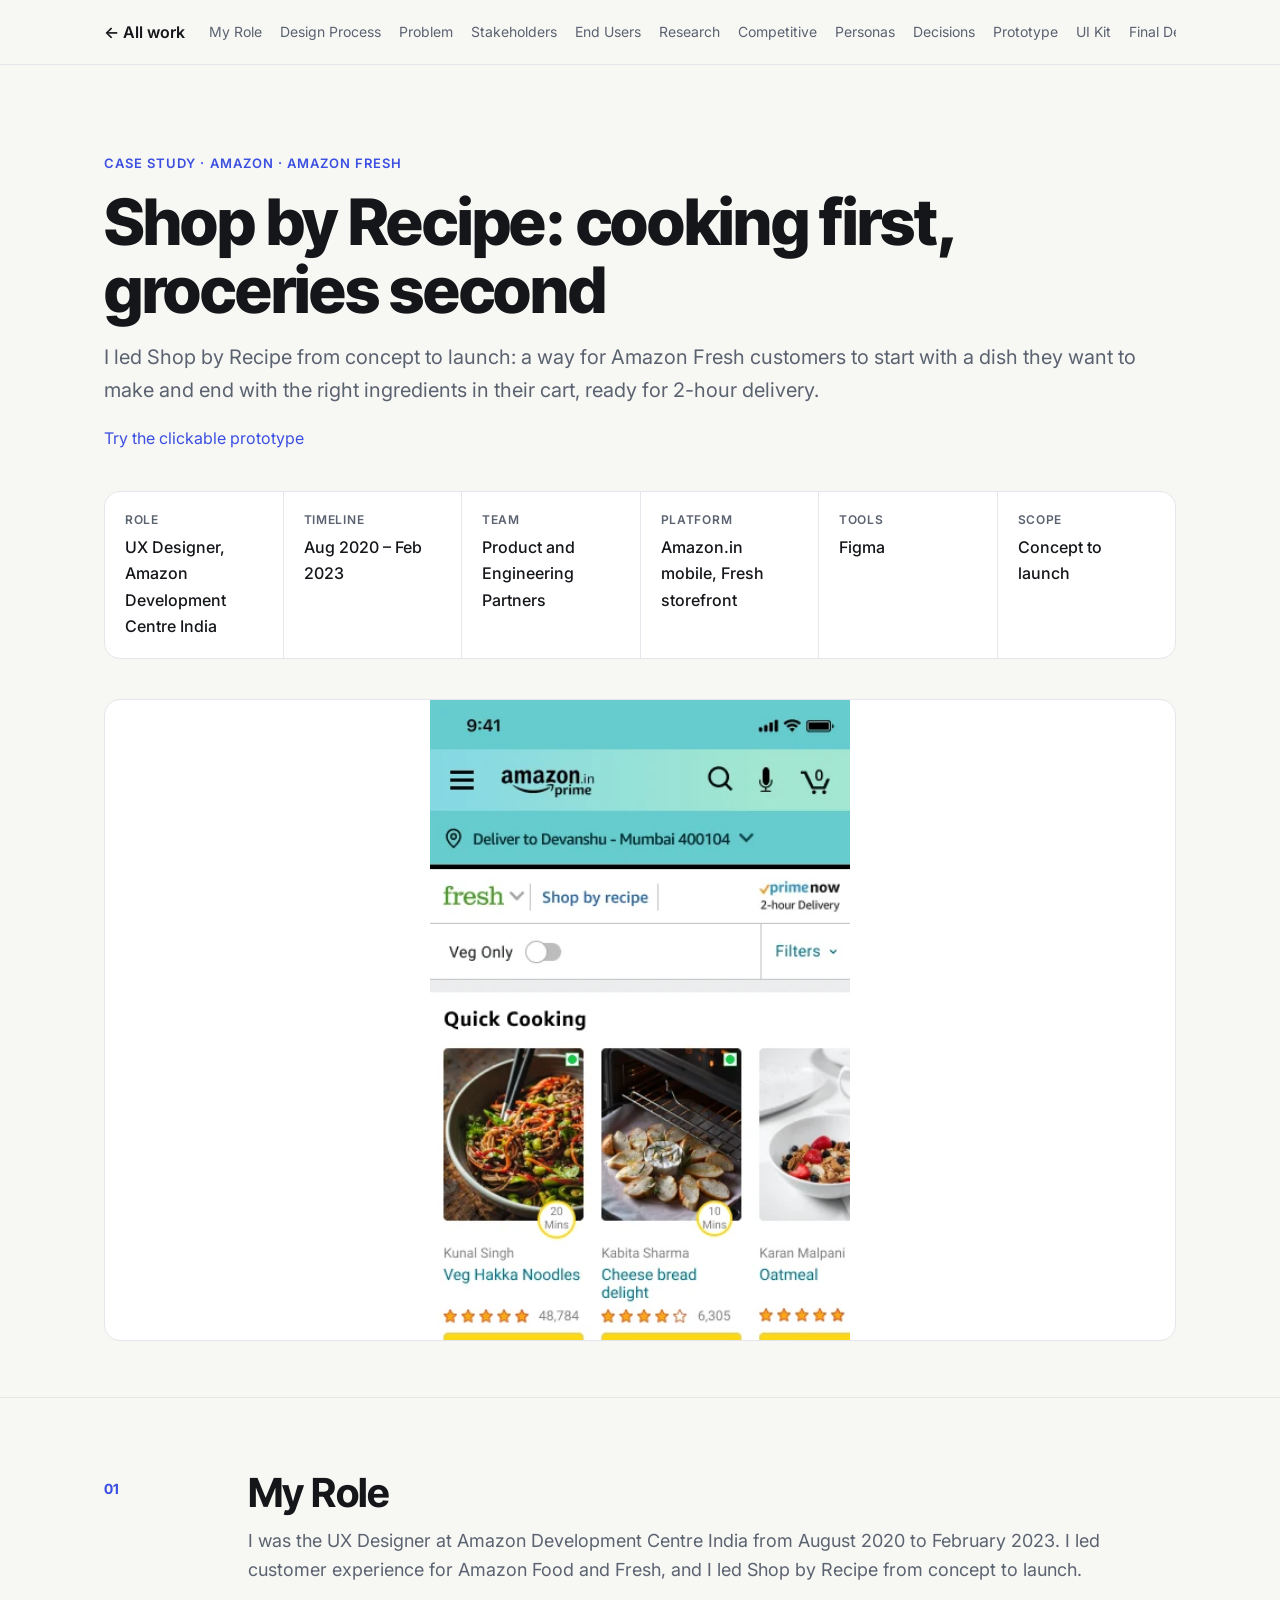
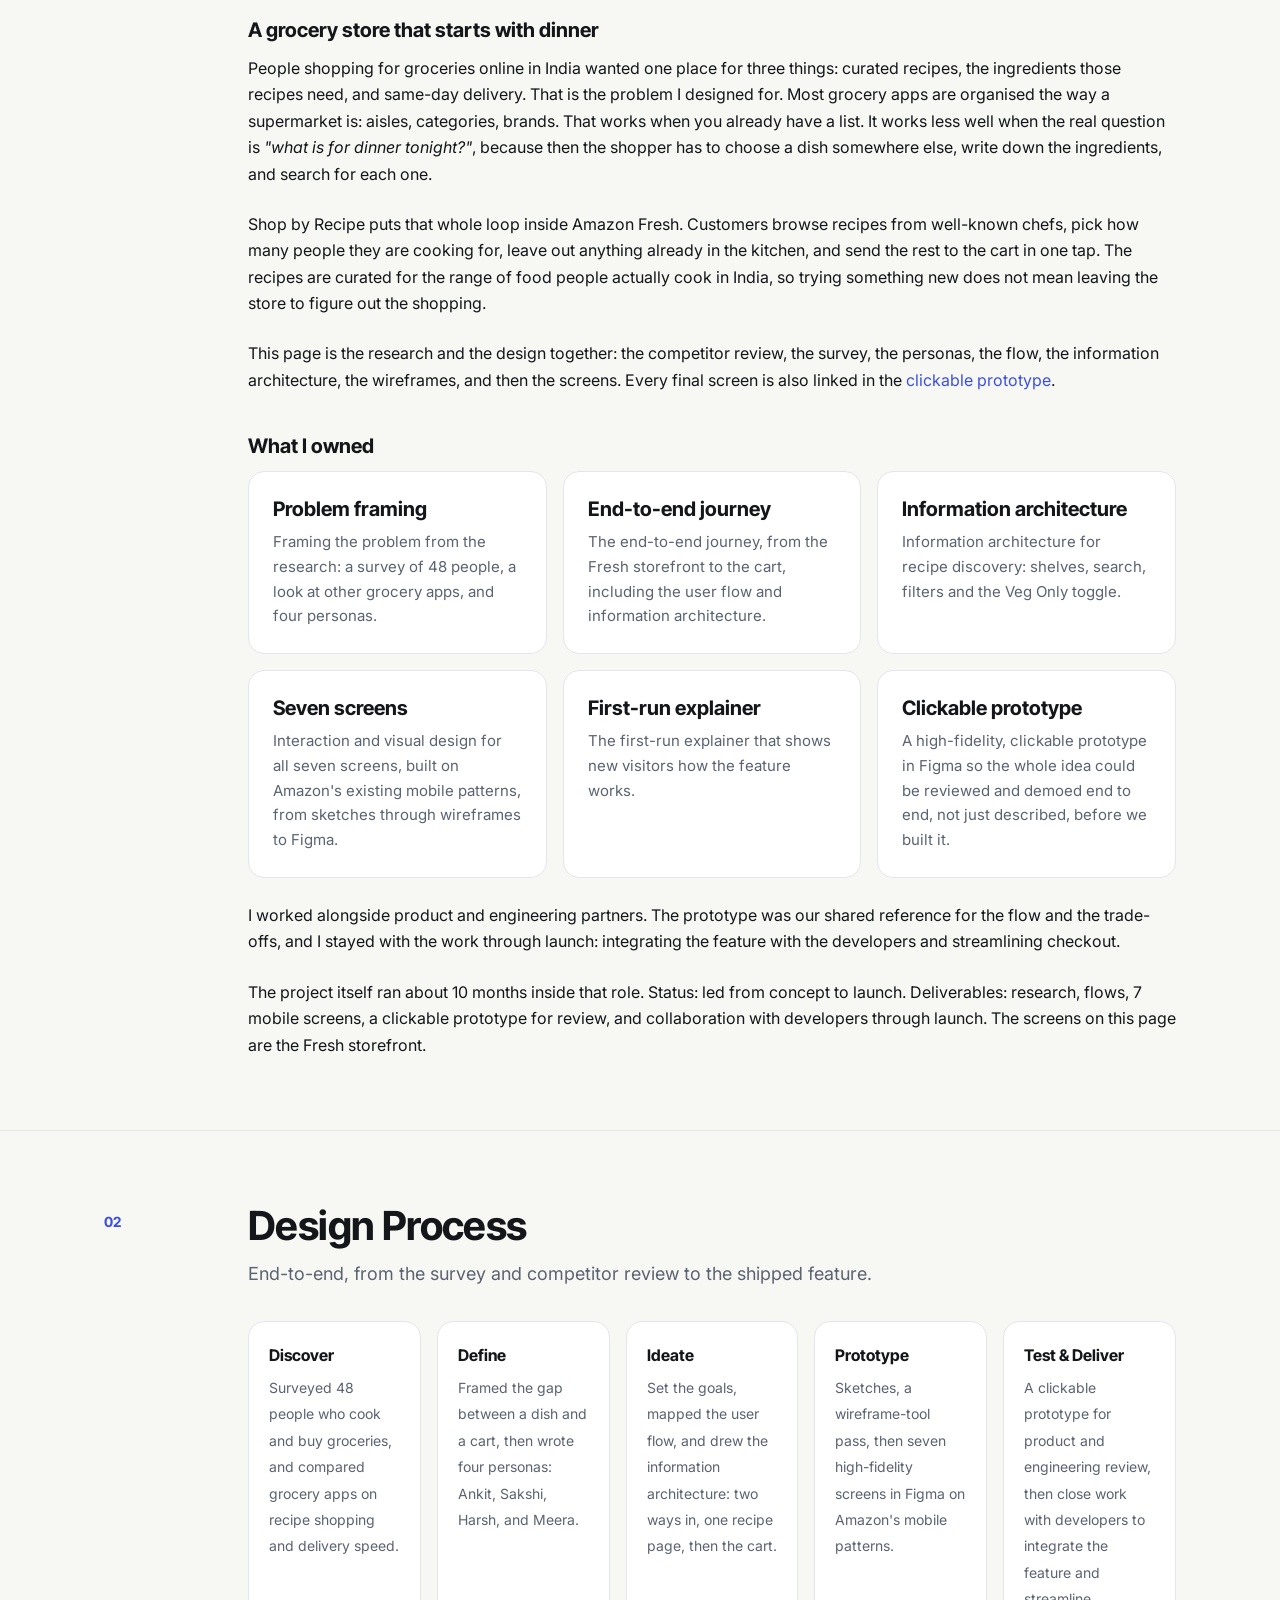
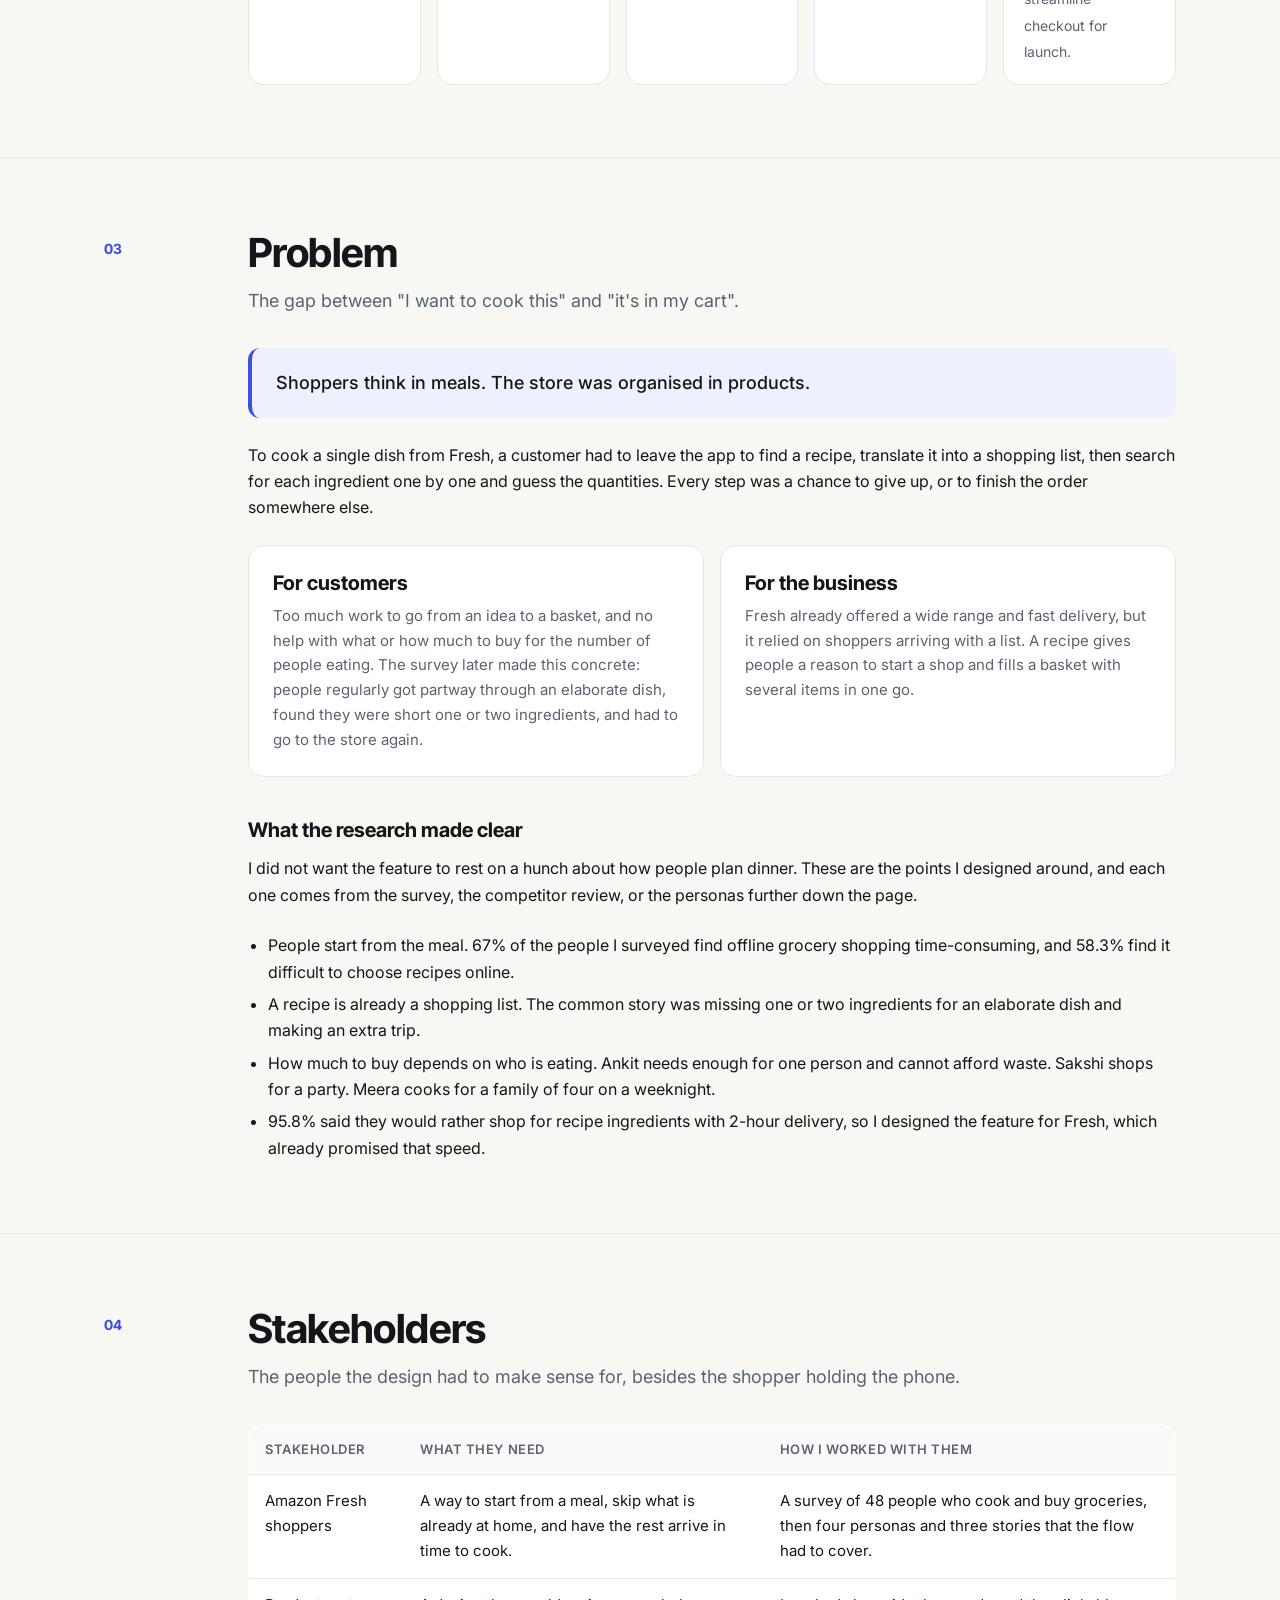
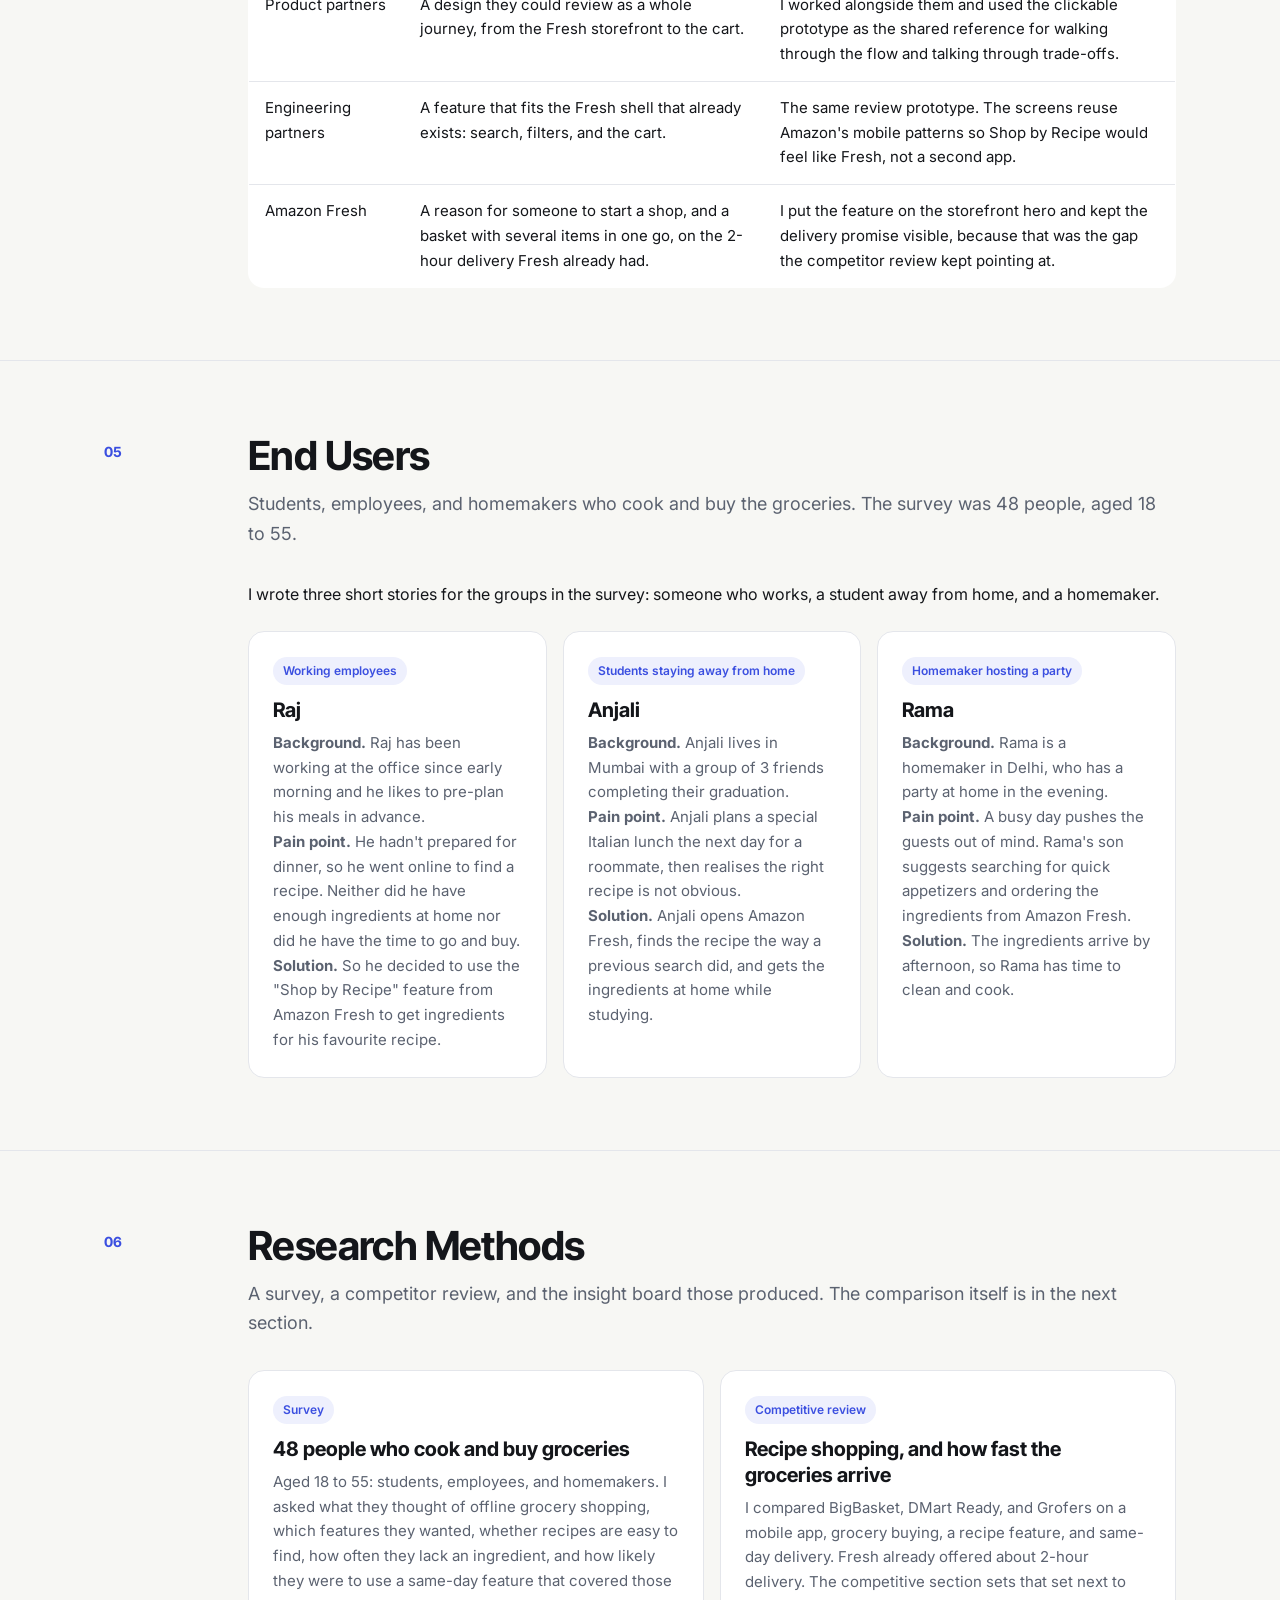
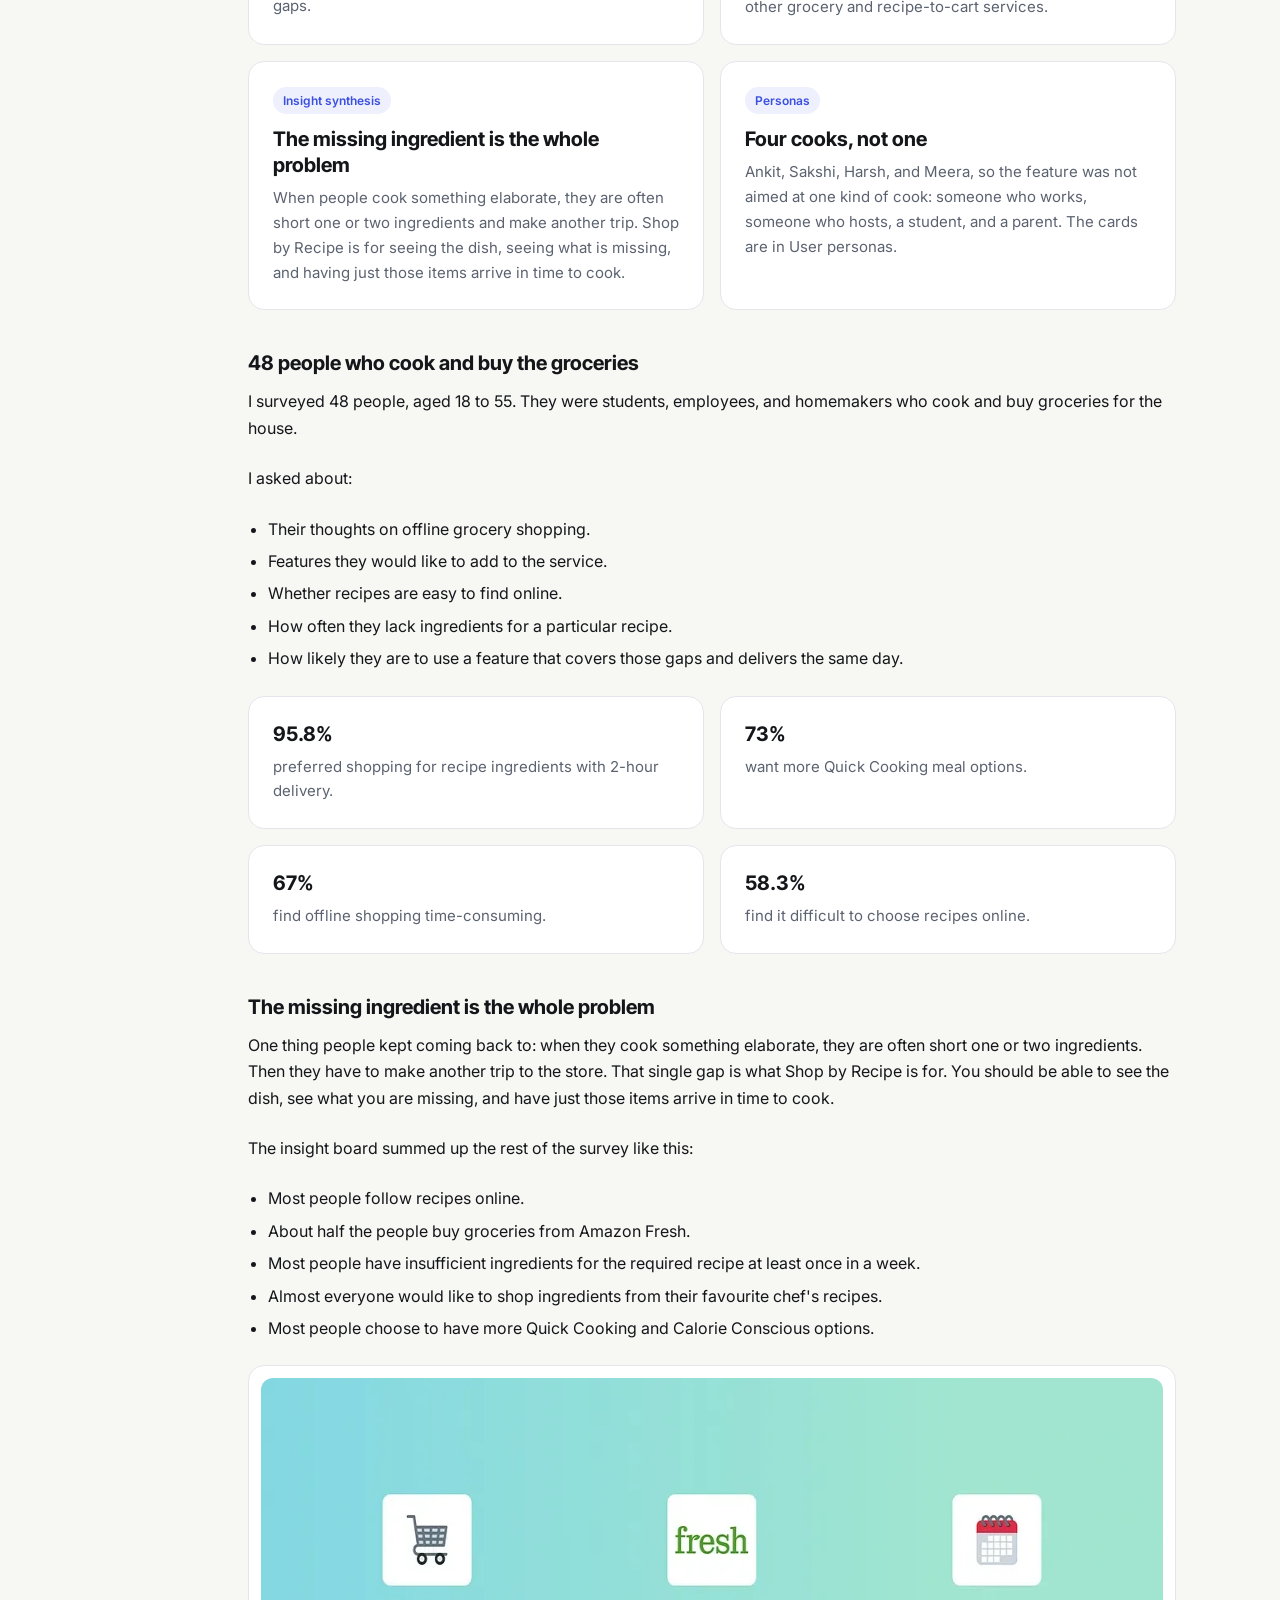
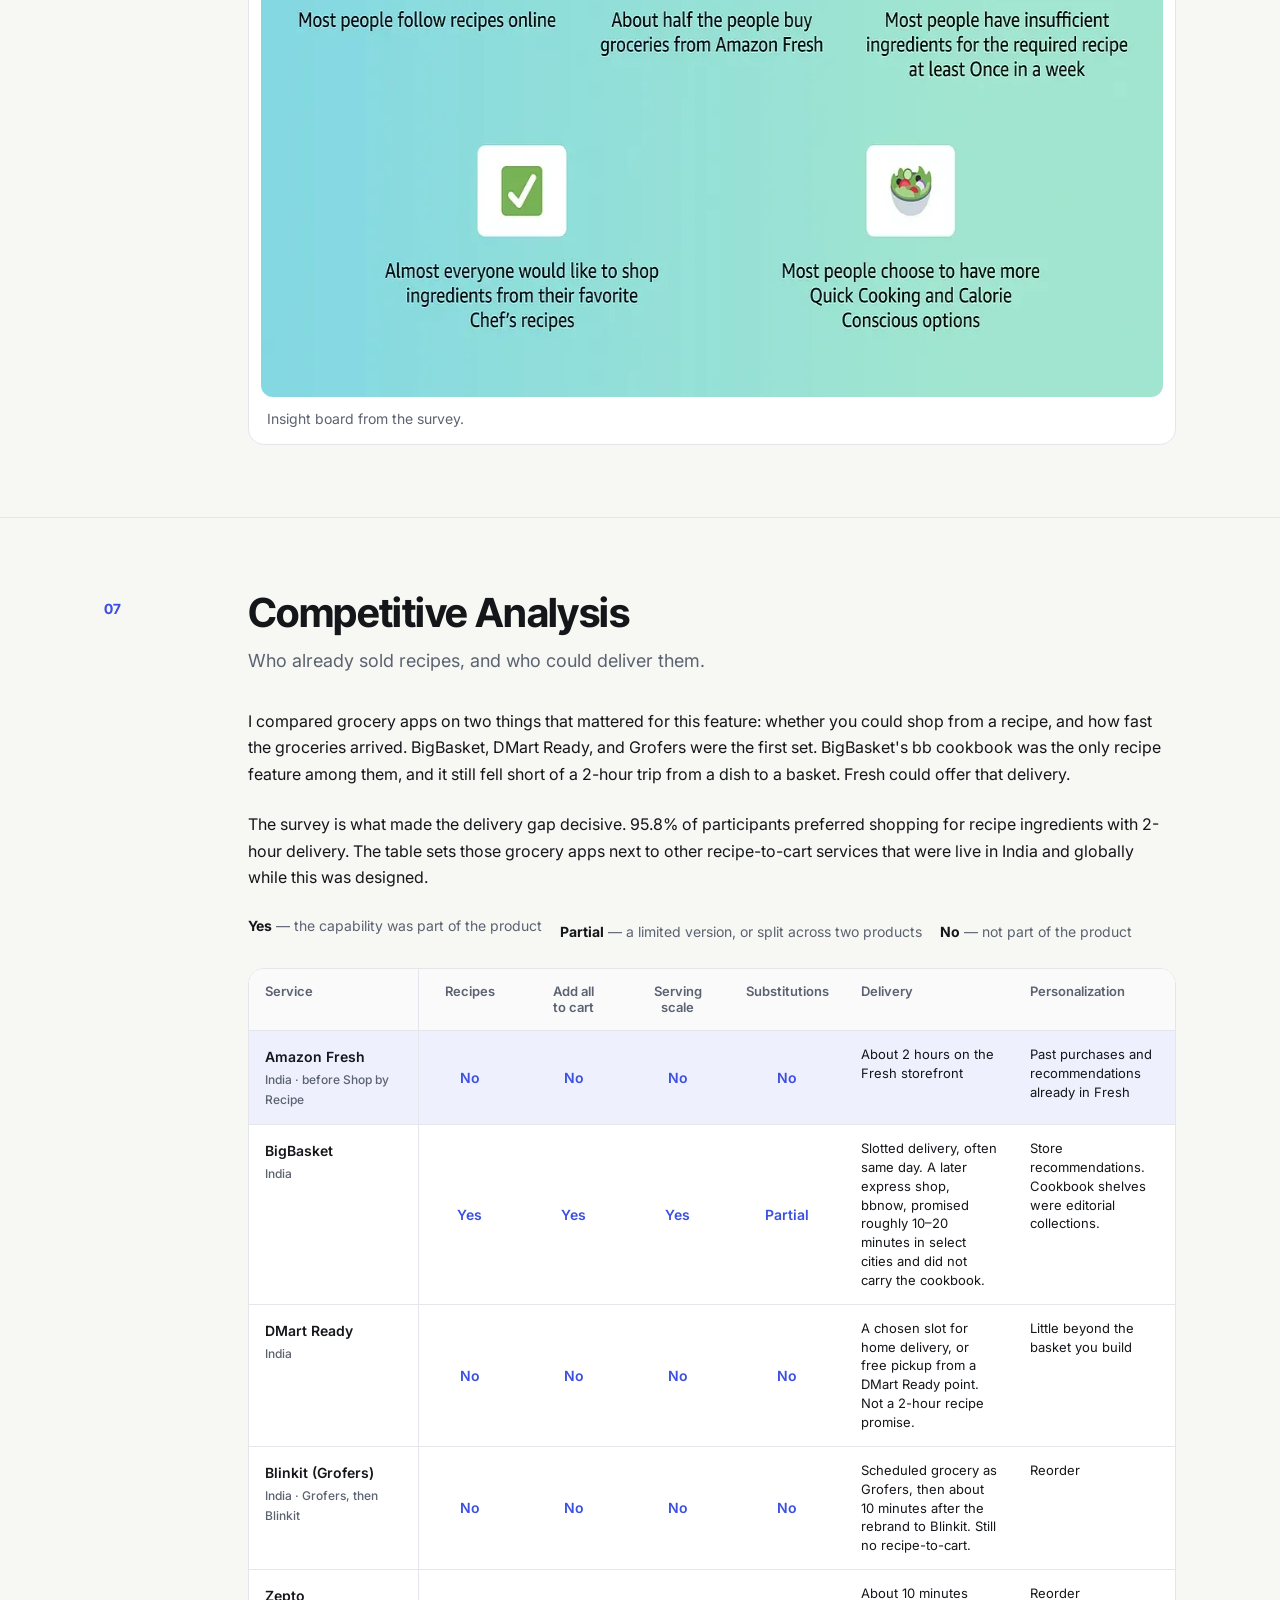
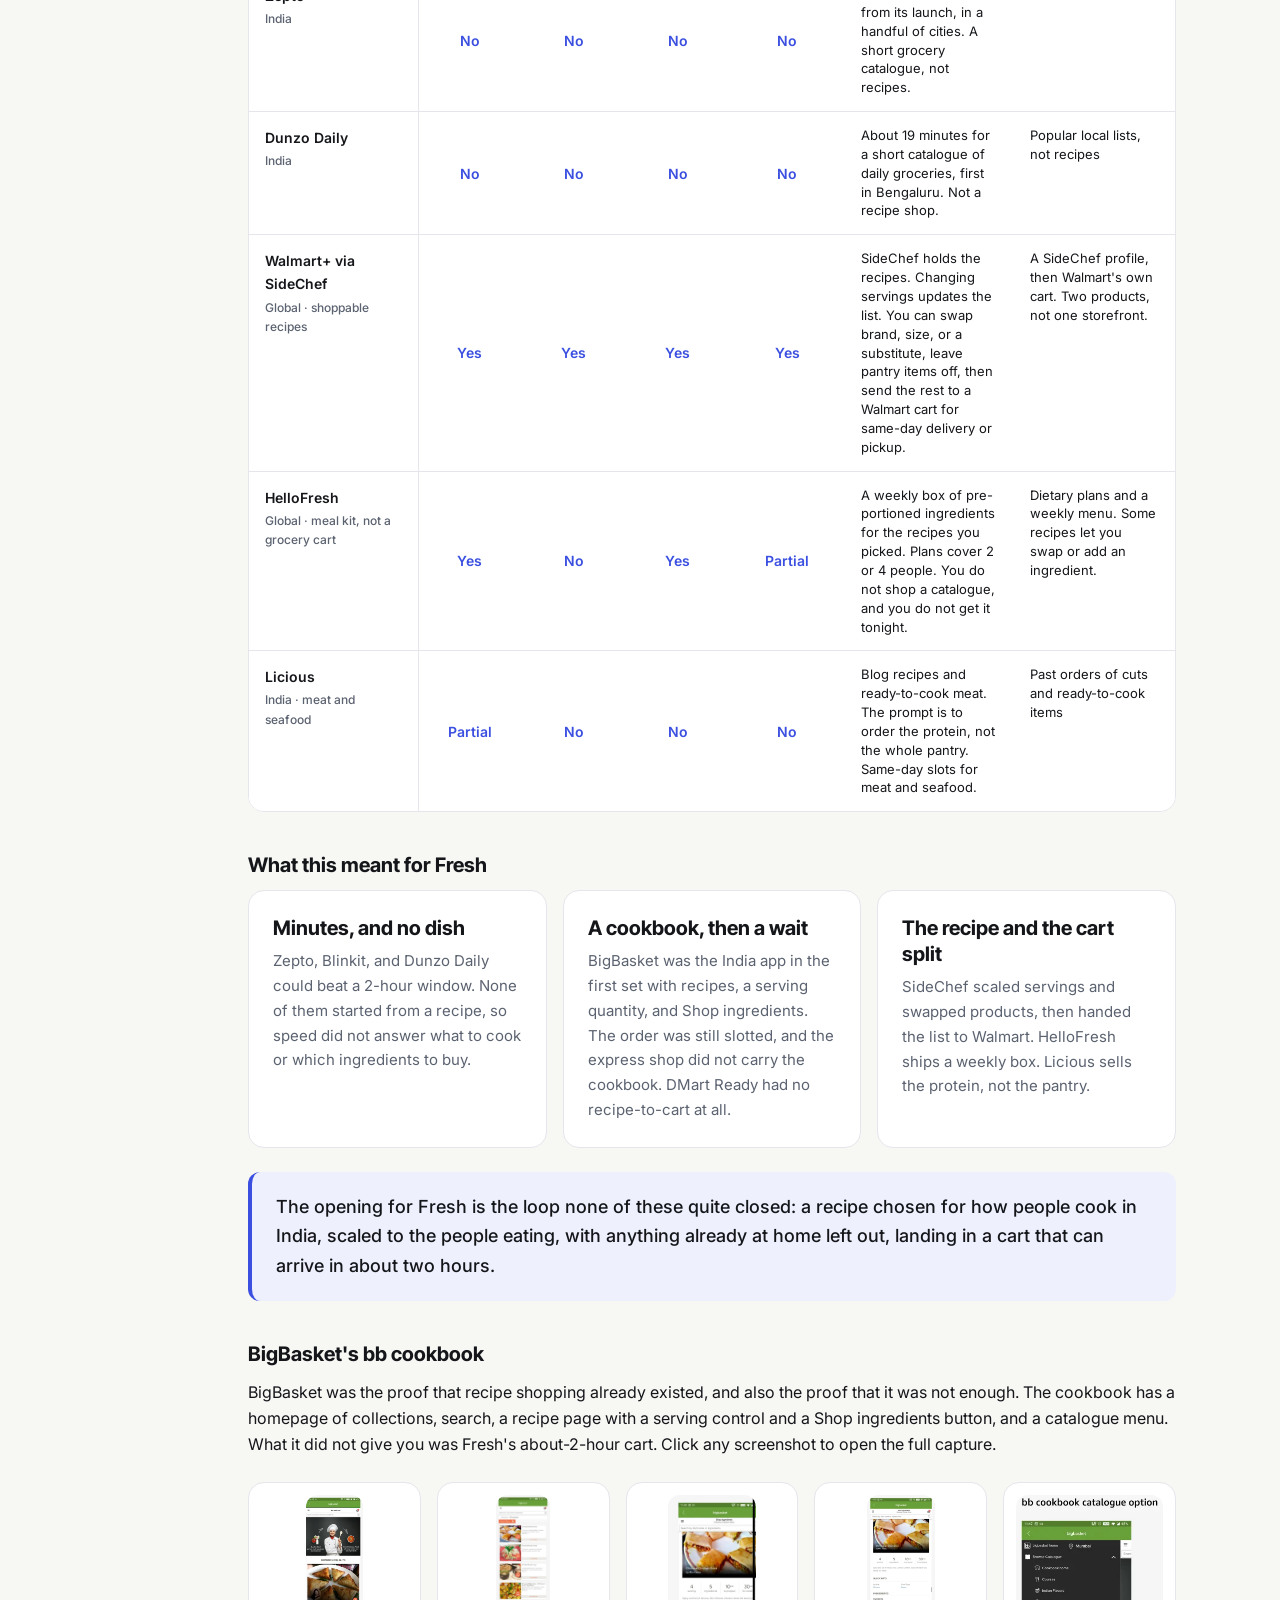
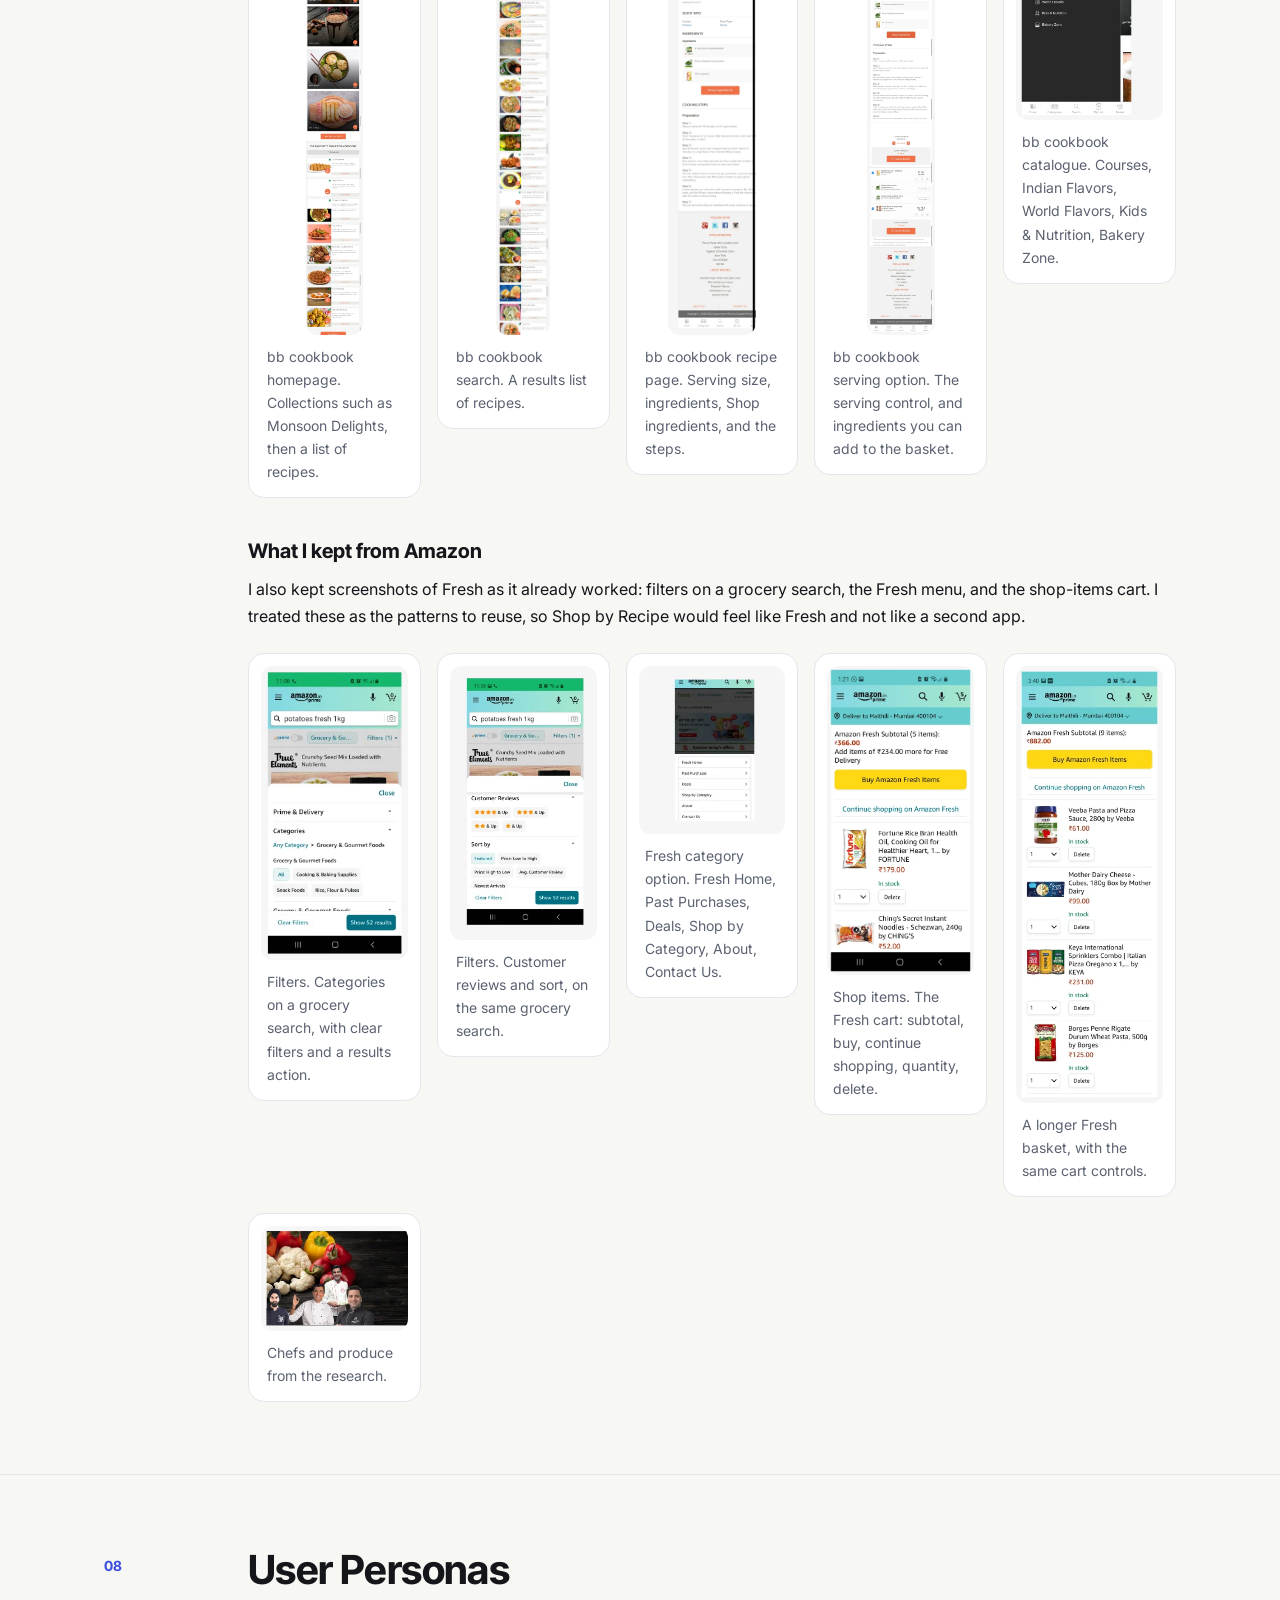
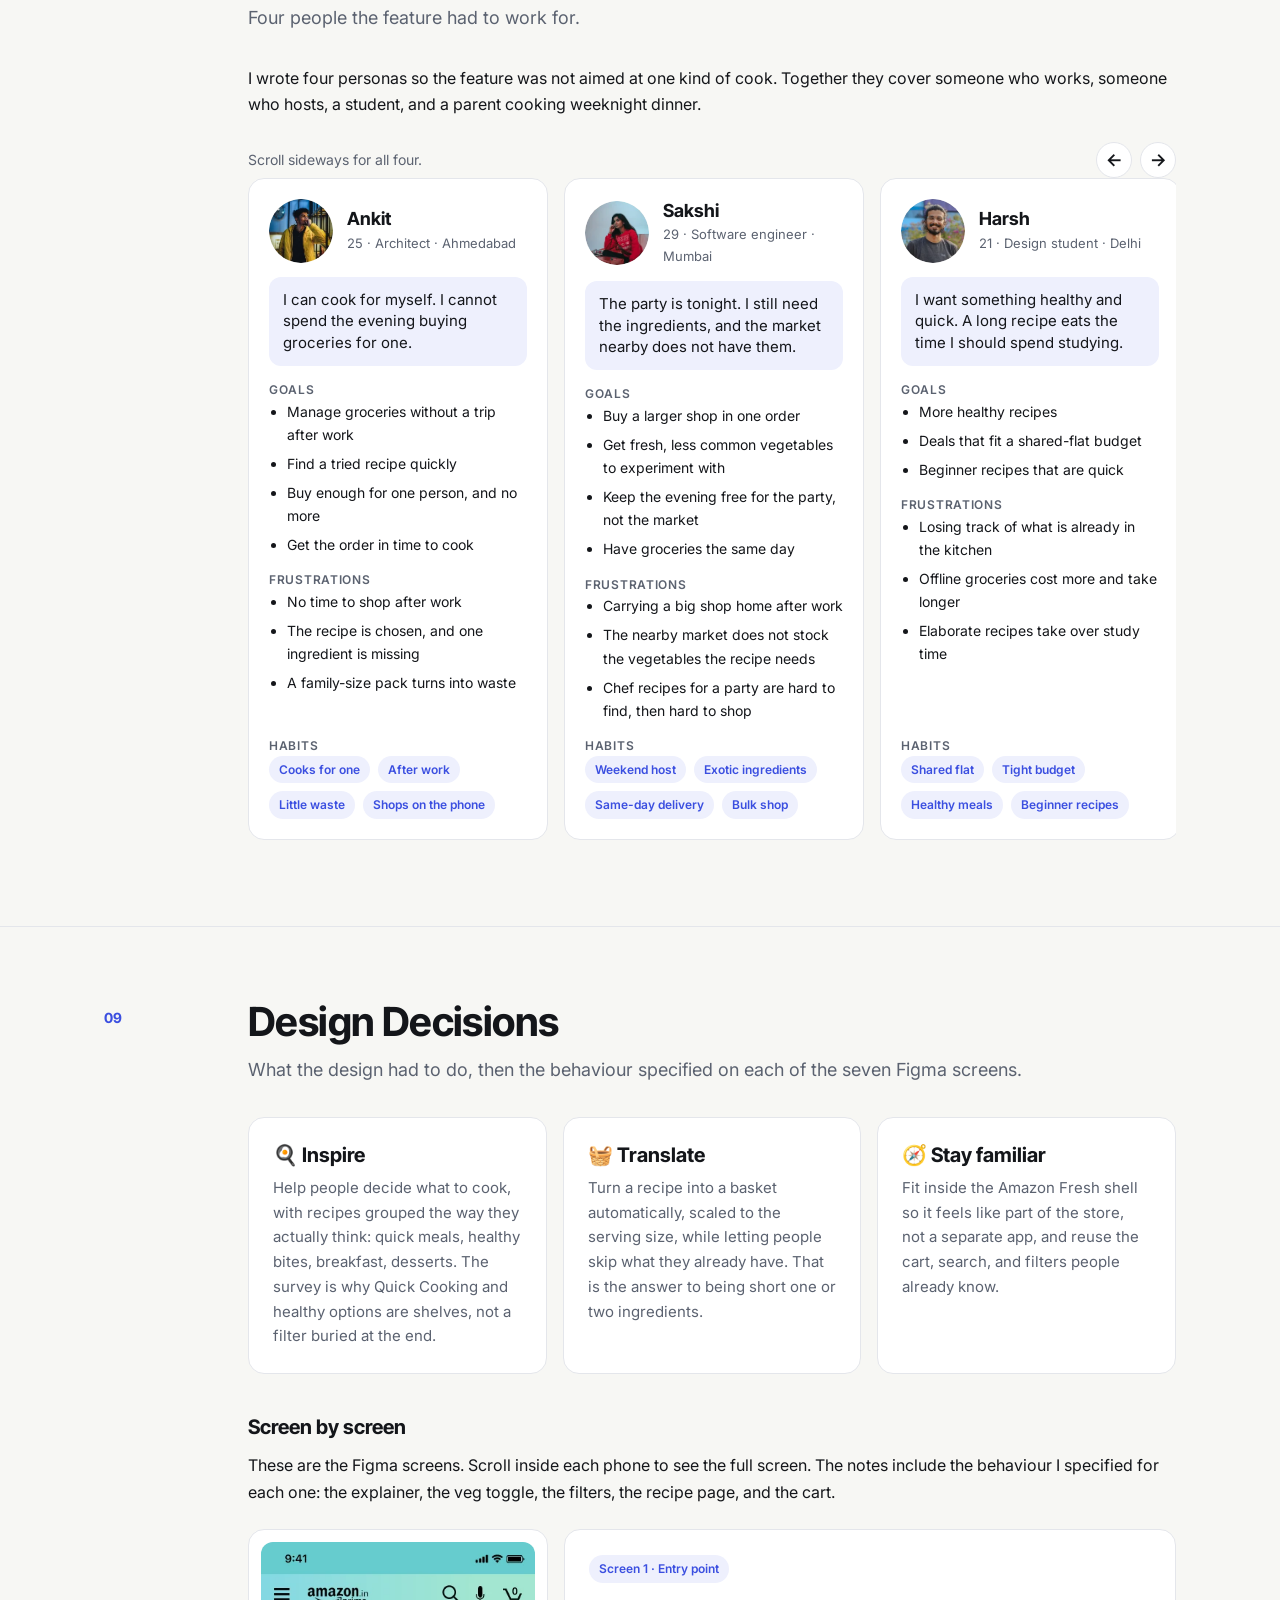
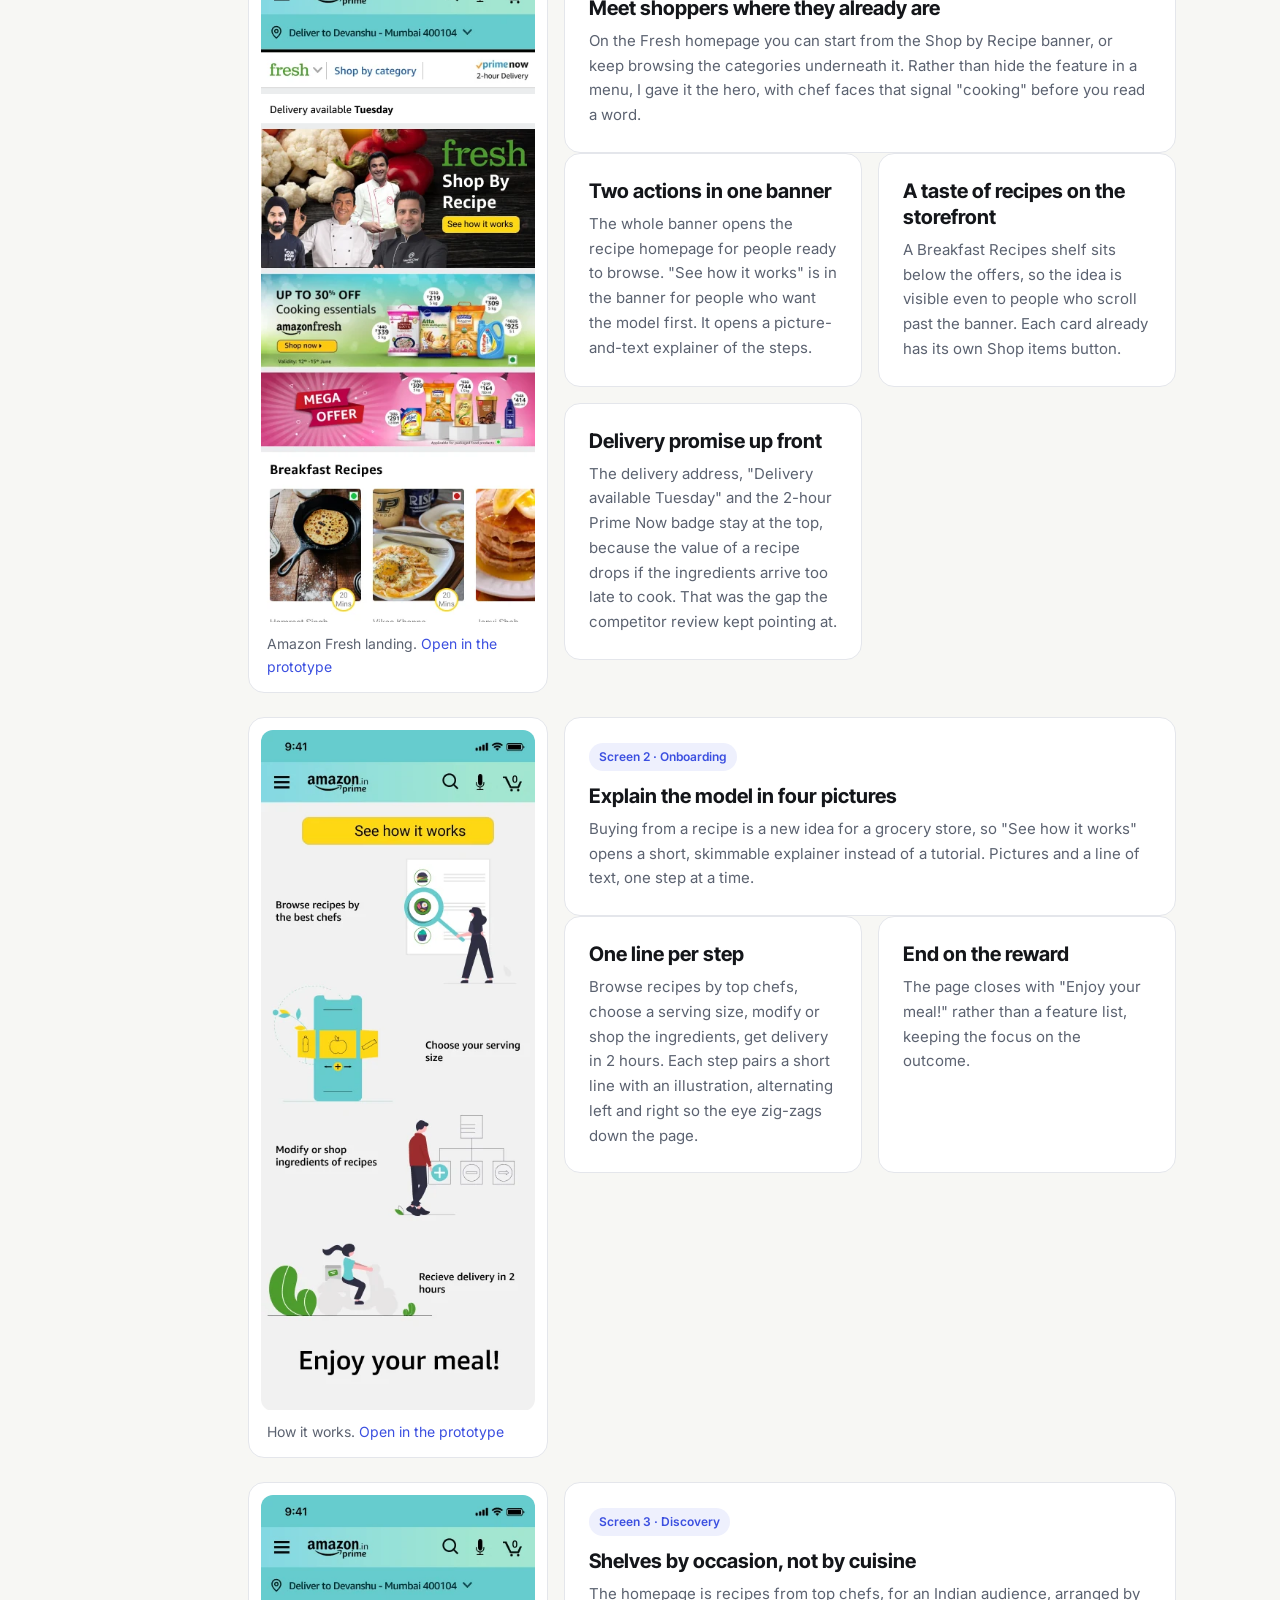
<file: index.html>
<!doctype html>
<html lang="en">
<head>
<meta charset="utf-8"><meta name="viewport" content="width=device-width,initial-scale=1">
<title>Shop by Recipe for Amazon Fresh — Case Study · Suvarna Myneni</title>
<meta name="description" content="How I led Shop by Recipe for Amazon Fresh from concept to launch: research, flows, and a mobile journey that turns a dish into a ready-to-buy grocery cart. Case study by Suvarna Myneni.">
<meta property="og:title" content="Shop by Recipe for Amazon Fresh · Suvarna Myneni">
<meta property="og:description" content="From the survey and competitor review to launch on Amazon Fresh. UX case study and clickable prototype by Suvarna Myneni.">
<meta property="og:image" content="img/03-shop-by-recipe-home-thumb.webp">
<link rel="icon" href="favicon.ico" type="image/x-icon">
<link rel="stylesheet" href="case-study.css">
<style>
/* Layout only, for tall phone captures and the five-step journey. No palette overrides. */
.cs-cover{display:flex;justify-content:center}
.cs-cover img{width:min(100%,420px);height:640px;object-fit:cover;object-position:top}
.frame{max-height:680px;overflow:auto}
.frame img{width:100%;max-width:375px;height:auto;margin-inline:auto}
.pair{display:grid;grid-template-columns:minmax(180px,300px) 1fr;gap:16px;align-items:start}
.film{display:grid;grid-template-columns:repeat(auto-fill,minmax(150px,1fr));gap:16px;align-items:start}
.film figure{margin:0}
.film img{width:auto;max-width:100%;max-height:440px;height:auto}
.table-scroll{overflow-x:auto}
table.wide{min-width:720px}
.ia ul{margin-top:6px}
.journey{display:grid;grid-template-columns:repeat(5,1fr);gap:16px}
.journey img{width:100%;height:148px;object-fit:cover;object-position:top}
@media (max-width:900px){
  .pair,.journey{grid-template-columns:1fr 1fr}
  .cs-cover img{height:520px}
}
@media (max-width:560px){
  .pair,.journey{grid-template-columns:1fr}
  .frame img{max-width:100%}
}
.cs-nav .wrap{min-width:0}
.cs-nav .links{min-width:0;flex:1}
.table-scroll{max-width:100%}
/* This page only. Shared palette, type, and section structure stay in case-study.css. */
.body p,.body li,.body ol,.body .callout,.cs-section .head p,.cs-hero .lede{max-width:none}
.process,.grid,.film,.pair,.journey{gap:16px}
.body > * + *{margin-top:24px}
.body > h3{margin-top:0}
.body > * + h3{margin-top:40px}
.body > h3 + p,
.body > h3 + ul,
.body > h3 + ol,
.body > h3 + .legend,
.body > h3 + .grid,
.body > h3 + .table-scroll,
.body > h3 + .callout,
.body > h3 + .film,
.body > h3 + .pair,
.body > h3 + .persona-scroller{margin-top:12px}
.grid{align-items:stretch}
.grid > .card{height:100%}
.film .figure img{margin-inline:auto}
.persona-bar{display:flex;align-items:center;justify-content:space-between;gap:16px}
.persona-bar p{margin:0;font-size:14px;color:var(--muted)}
.persona-nav{display:flex;gap:8px}
.persona-nav button{width:36px;height:36px;border-radius:999px;border:1px solid var(--line);background:var(--surface);color:var(--ink);font:600 18px/1 var(--font-head);cursor:pointer}
.persona-nav button:hover{border-color:var(--accent);color:var(--accent)}
.persona-row{display:flex;gap:16px;overflow-x:auto;scroll-snap-type:x mandatory;scroll-padding-inline:2px;padding-bottom:14px;scrollbar-width:thin;scrollbar-color:var(--accent) var(--line)}
.persona-row::-webkit-scrollbar{height:8px}
.persona-row::-webkit-scrollbar-track{background:var(--line);border-radius:99px}
.persona-row::-webkit-scrollbar-thumb{background:var(--accent);border-radius:99px}
.persona-card{flex:0 0 300px;scroll-snap-align:start;background:var(--surface);border:1px solid var(--line);border-radius:var(--radius);padding:20px;display:flex;flex-direction:column;gap:14px}
.persona-card header{display:flex;align-items:center;gap:14px}
.persona-card .avatar,.persona-card .initials{width:64px;height:64px;border-radius:50%;flex:none;object-fit:cover}
.persona-card .initials{display:grid;place-items:center;background:var(--accent-soft);color:var(--accent);font:700 22px/1 var(--font-head)}
.persona-card h3{margin:0;font-size:18px}
.persona-card .who-line{margin:2px 0 0;font-size:13px;color:var(--muted)}
.persona-card blockquote{margin:0;padding:12px 14px;background:var(--accent-soft);border-radius:12px;font-size:15px;line-height:1.45;color:var(--ink);min-height:4.6em}
.persona-card > div:last-child{margin-top:auto}
.persona-card h4{margin:0;font-size:12px;font-weight:600;letter-spacing:.06em;text-transform:uppercase;color:var(--muted)}
.persona-card ul{margin:0;padding-left:18px;font-size:14px;color:var(--ink)}
.persona-card li+li{margin-top:6px}
.persona-card .chips{display:flex;flex-wrap:wrap;gap:8px;list-style:none;padding:0}
.persona-card .chips li{margin:0;font-size:12px;font-weight:600;color:var(--accent);background:var(--accent-soft);padding:4px 10px;border-radius:999px}
#competitive .legend{display:flex;flex-wrap:wrap;gap:8px 18px;list-style:none;padding:0;max-width:none;font-size:14px;color:var(--muted)}
#competitive .legend b{color:var(--ink)}
#competitive .scroll-hint{display:none;font-size:13px;color:var(--muted);max-width:none}
#competitive .table-scroll{max-width:100%;border:1px solid var(--line);border-radius:var(--radius);background:var(--surface);-webkit-overflow-scrolling:touch}
#competitive table.wide{min-width:860px;border:0;border-radius:0;overflow:visible;border-collapse:separate;border-spacing:0;font-size:14px}
#competitive table.wide th,
#competitive table.wide td{vertical-align:top}
#competitive table.wide th:first-child,
#competitive table.wide td:first-child{position:sticky;left:0;z-index:1;min-width:168px;background:var(--surface);box-shadow:1px 0 0 var(--line)}
#competitive table.wide thead th:first-child{z-index:2;background:#FAFAFB}
#competitive table.wide tr.fresh td,
#competitive table.wide tr.fresh td:first-child{background:var(--accent-soft)}
#competitive .who{font-weight:600;color:var(--ink)}
#competitive .where{display:block;margin-top:2px;font-size:12px;font-weight:500;color:var(--muted);letter-spacing:0;text-transform:none}
#competitive td.qual{min-width:156px;font-size:13px;line-height:1.45}
#competitive table.wide th{text-transform:none;letter-spacing:0;font-size:13px;line-height:1.3}
#competitive th.mark,#competitive td.mark{text-align:center;min-width:104px}
#competitive table.wide td.mark{font-weight:600;color:var(--accent);vertical-align:middle}
#competitive .note{font-size:14px;color:var(--muted);max-width:none}
#competitive td.mark.partial{color:var(--ink)}
#competitive td.mark.no{color:var(--muted);font-weight:500}
@media (max-width:900px){
  #competitive .scroll-hint{display:block}
  .body > * + h3{margin-top:32px}
  .journey{grid-template-columns:1fr 1fr}
}
@media (max-width:560px){
  .persona-card{flex-basis:min(300px,86%)}
  #competitive table.wide th,
  #competitive table.wide td{padding:12px}
  #competitive table.wide th:first-child,
  #competitive table.wide td:first-child{min-width:136px}
  #competitive th.mark,#competitive td.mark{min-width:96px}
}
.sm-footer{background:#1F2427;color:#E9E4DF;padding:40px 24px;margin-top:64px;font-family:inherit;clear:both;position:relative;z-index:1}
.sm-footer-inner{max-width:1200px;margin:0 auto;display:grid;gap:8px;text-align:center;justify-items:center}
.sm-footer-name{margin:0;font-size:18px;font-weight:600;color:#FFFFFF}
.sm-footer-role{margin:0;font-size:14px;color:#C9C2BB}
.sm-footer-links{display:flex;flex-wrap:wrap;gap:12px 24px;justify-content:center;margin-top:8px}
.sm-footer-links a{color:#FFFFFF;text-decoration:underline;text-underline-offset:3px;font-size:14px}
.sm-footer-links a:hover,.sm-footer-links a:focus-visible{color:#F4B9A7}
.sm-footer-copy{margin:8px 0 0;font-size:12px;color:#9D958E}
.sm-sr{position:absolute;width:1px;height:1px;overflow:hidden;clip:rect(0 0 0 0);white-space:nowrap}
</style>
</head>
<body>
<nav class="cs-nav"><div class="wrap">
  <a class="back" href="https://suvarnamyneni.github.io/">← All work</a>
  <div class="links">
    <a href="#role">My Role</a><a href="#design">Design Process</a><a href="#problem">Problem</a><a href="#stakeholders">Stakeholders</a><a href="#users">End Users</a><a href="#research">Research</a><a href="#competitive">Competitive</a><a href="#personas">Personas</a><a href="#decisions">Decisions</a><a href="#prototype">Prototype</a><a href="#uikit">UI Kit</a><a href="#final">Final Design</a><a href="#outcome">Outcome</a><a href="#metrics">Metrics</a>
  </div>
</div></nav>

<header class="cs-hero"><div class="wrap">
  <div class="eyebrow">Case Study · Amazon · Amazon Fresh</div>
  <h1>Shop by Recipe: cooking first, groceries second</h1>
  <p class="lede">I led Shop by Recipe from concept to launch: a way for Amazon Fresh customers to start with a dish they want to make and end with the right ingredients in their cart, ready for 2-hour delivery.</p>
  <p style="margin-top:18px"><a href="walkthrough.html">Try the clickable prototype</a></p>
  <dl class="meta">
    <div><dt>Role</dt><dd>UX Designer, Amazon Development Centre India</dd></div>
    <div><dt>Timeline</dt><dd>Aug 2020 – Feb 2023</dd></div>
    <div><dt>Team</dt><dd>Product and Engineering Partners</dd></div>
    <div><dt>Platform</dt><dd>Amazon.in mobile, Fresh storefront</dd></div>
    <div><dt>Tools</dt><dd>Figma</dd></div>
    <div><dt>Scope</dt><dd>Concept to launch</dd></div>
  </dl>
  <figure class="cs-cover"><img src="img/03-shop-by-recipe-home.webp" alt="Shop by Recipe homepage on Amazon Fresh, with Quick Cooking recipes, a Veg Only toggle, and Shop items buttons."></figure>
</div></header>

<main>
<section class="cs-section" id="role"><div class="wrap">
  <div class="head"><div class="num">01</div><div><h2>My Role</h2><p>I was the UX Designer at Amazon Development Centre India from August 2020 to February 2023. I led customer experience for Amazon Food and Fresh, and I led Shop by Recipe from concept to launch.</p></div></div>
  <div class="body">
    <h3>A grocery store that starts with dinner</h3>
    <p>People shopping for groceries online in India wanted one place for three things: curated recipes, the ingredients those recipes need, and same-day delivery. That is the problem I designed for. Most grocery apps are organised the way a supermarket is: aisles, categories, brands. That works when you already have a list. It works less well when the real question is <em>"what is for dinner tonight?"</em>, because then the shopper has to choose a dish somewhere else, write down the ingredients, and search for each one.</p>
    <p>Shop by Recipe puts that whole loop inside Amazon Fresh. Customers browse recipes from well-known chefs, pick how many people they are cooking for, leave out anything already in the kitchen, and send the rest to the cart in one tap. The recipes are curated for the range of food people actually cook in India, so trying something new does not mean leaving the store to figure out the shopping.</p>
    <p>This page is the research and the design together: the competitor review, the survey, the personas, the flow, the information architecture, the wireframes, and then the screens. Every final screen is also linked in the <a href="walkthrough.html">clickable prototype</a>.</p>
    <h3>What I owned</h3>
    <div class="grid g3">
      <div class="card"><h3>Problem framing</h3><p>Framing the problem from the research: a survey of 48 people, a look at other grocery apps, and four personas.</p></div>
      <div class="card"><h3>End-to-end journey</h3><p>The end-to-end journey, from the Fresh storefront to the cart, including the user flow and information architecture.</p></div>
      <div class="card"><h3>Information architecture</h3><p>Information architecture for recipe discovery: shelves, search, filters and the Veg Only toggle.</p></div>
      <div class="card"><h3>Seven screens</h3><p>Interaction and visual design for all seven screens, built on Amazon's existing mobile patterns, from sketches through wireframes to Figma.</p></div>
      <div class="card"><h3>First-run explainer</h3><p>The first-run explainer that shows new visitors how the feature works.</p></div>
      <div class="card"><h3>Clickable prototype</h3><p>A high-fidelity, clickable prototype in Figma so the whole idea could be reviewed and demoed end to end, not just described, before we built it.</p></div>
    </div>
    <p>I worked alongside product and engineering partners. The prototype was our shared reference for the flow and the trade-offs, and I stayed with the work through launch: integrating the feature with the developers and streamlining checkout.</p>
    <p>The project itself ran about 10 months inside that role. Status: led from concept to launch. Deliverables: research, flows, 7 mobile screens, a clickable prototype for review, and collaboration with developers through launch. The screens on this page are the Fresh storefront.</p>
  </div>
</div></section>

<section class="cs-section" id="design"><div class="wrap">
  <div class="head"><div class="num">02</div><div><h2>Design Process</h2><p>End-to-end, from the survey and competitor review to the shipped feature.</p></div></div>
  <div class="body"><div class="process">
    <div class="step"><b>Discover</b><span>Surveyed 48 people who cook and buy groceries, and compared grocery apps on recipe shopping and delivery speed.</span></div>
    <div class="step"><b>Define</b><span>Framed the gap between a dish and a cart, then wrote four personas: Ankit, Sakshi, Harsh, and Meera.</span></div>
    <div class="step"><b>Ideate</b><span>Set the goals, mapped the user flow, and drew the information architecture: two ways in, one recipe page, then the cart.</span></div>
    <div class="step"><b>Prototype</b><span>Sketches, a wireframe-tool pass, then seven high-fidelity screens in Figma on Amazon's mobile patterns.</span></div>
    <div class="step"><b>Test &amp; Deliver</b><span>A clickable prototype for product and engineering review, then close work with developers to integrate the feature and streamline checkout for launch.</span></div>
  </div></div>
</div></section>

<section class="cs-section" id="problem"><div class="wrap">
  <div class="head"><div class="num">03</div><div><h2>Problem</h2><p>The gap between "I want to cook this" and "it's in my cart".</p></div></div>
  <div class="body">
    <p class="callout">Shoppers think in meals. The store was organised in products.</p>
    <p>To cook a single dish from Fresh, a customer had to leave the app to find a recipe, translate it into a shopping list, then search for each ingredient one by one and guess the quantities. Every step was a chance to give up, or to finish the order somewhere else.</p>
    <div class="grid g2">
      <div class="card"><h3>For customers</h3><p>Too much work to go from an idea to a basket, and no help with what or how much to buy for the number of people eating. The survey later made this concrete: people regularly got partway through an elaborate dish, found they were short one or two ingredients, and had to go to the store again.</p></div>
      <div class="card"><h3>For the business</h3><p>Fresh already offered a wide range and fast delivery, but it relied on shoppers arriving with a list. A recipe gives people a reason to start a shop and fills a basket with several items in one go.</p></div>
    </div>
    <h3>What the research made clear</h3>
    <p>I did not want the feature to rest on a hunch about how people plan dinner. These are the points I designed around, and each one comes from the survey, the competitor review, or the personas further down the page.</p>
    <ul>
      <li>People start from the meal. 67% of the people I surveyed find offline grocery shopping time-consuming, and 58.3% find it difficult to choose recipes online.</li>
      <li>A recipe is already a shopping list. The common story was missing one or two ingredients for an elaborate dish and making an extra trip.</li>
      <li>How much to buy depends on who is eating. Ankit needs enough for one person and cannot afford waste. Sakshi shops for a party. Meera cooks for a family of four on a weeknight.</li>
      <li>95.8% said they would rather shop for recipe ingredients with 2-hour delivery, so I designed the feature for Fresh, which already promised that speed.</li>
    </ul>
  </div>
</div></section>

<section class="cs-section" id="stakeholders"><div class="wrap">
  <div class="head"><div class="num">04</div><div><h2>Stakeholders</h2><p>The people the design had to make sense for, besides the shopper holding the phone.</p></div></div>
  <div class="body">
    <div class="table-scroll">
    <table>
      <thead><tr><th>Stakeholder</th><th>What they need</th><th>How I worked with them</th></tr></thead>
      <tbody>
        <tr>
          <td>Amazon Fresh shoppers</td>
          <td>A way to start from a meal, skip what is already at home, and have the rest arrive in time to cook.</td>
          <td>A survey of 48 people who cook and buy groceries, then four personas and three stories that the flow had to cover.</td>
        </tr>
        <tr>
          <td>Product partners</td>
          <td>A design they could review as a whole journey, from the Fresh storefront to the cart.</td>
          <td>I worked alongside them and used the clickable prototype as the shared reference for walking through the flow and talking through trade-offs.</td>
        </tr>
        <tr>
          <td>Engineering partners</td>
          <td>A feature that fits the Fresh shell that already exists: search, filters, and the cart.</td>
          <td>The same review prototype. The screens reuse Amazon's mobile patterns so Shop by Recipe would feel like Fresh, not a second app.</td>
        </tr>
        <tr>
          <td>Amazon Fresh</td>
          <td>A reason for someone to start a shop, and a basket with several items in one go, on the 2-hour delivery Fresh already had.</td>
          <td>I put the feature on the storefront hero and kept the delivery promise visible, because that was the gap the competitor review kept pointing at.</td>
        </tr>
      </tbody>
    </table>
    </div>
  </div>
</div></section>

<section class="cs-section" id="users"><div class="wrap">
  <div class="head"><div class="num">05</div><div><h2>End Users</h2><p>Students, employees, and homemakers who cook and buy the groceries. The survey was 48 people, aged 18 to 55.</p></div></div>
  <div class="body">
    <p>I wrote three short stories for the groups in the survey: someone who works, a student away from home, and a homemaker.</p>
    <div class="grid g3">
      <article class="card">
        <span class="tag">Working employees</span>
        <h3>Raj</h3>
        <p><b>Background.</b> Raj has been working at the office since early morning and he likes to pre-plan his meals in advance.</p>
        <p><b>Pain point.</b> He hadn't prepared for dinner, so he went online to find a recipe. Neither did he have enough ingredients at home nor did he have the time to go and buy.</p>
        <p><b>Solution.</b> So he decided to use the "Shop by Recipe" feature from Amazon Fresh to get ingredients for his favourite recipe.</p>
      </article>
      <article class="card">
        <span class="tag">Students staying away from home</span>
        <h3>Anjali</h3>
        <p><b>Background.</b> Anjali lives in Mumbai with a group of 3 friends completing their graduation.</p>
        <p><b>Pain point.</b> Anjali plans a special Italian lunch the next day for a roommate, then realises the right recipe is not obvious.</p>
        <p><b>Solution.</b> Anjali opens Amazon Fresh, finds the recipe the way a previous search did, and gets the ingredients at home while studying.</p>
      </article>
      <article class="card">
        <span class="tag">Homemaker hosting a party</span>
        <h3>Rama</h3>
        <p><b>Background.</b> Rama is a homemaker in Delhi, who has a party at home in the evening.</p>
        <p><b>Pain point.</b> A busy day pushes the guests out of mind. Rama's son suggests searching for quick appetizers and ordering the ingredients from Amazon Fresh.</p>
        <p><b>Solution.</b> The ingredients arrive by afternoon, so Rama has time to clean and cook.</p>
      </article>
    </div>
  </div>
</div></section>

<section class="cs-section" id="research"><div class="wrap">
  <div class="head"><div class="num">06</div><div><h2>Research Methods</h2><p>A survey, a competitor review, and the insight board those produced. The comparison itself is in the next section.</p></div></div>
  <div class="body">
    <div class="grid g2">
      <div class="card"><span class="tag">Survey</span><h3>48 people who cook and buy groceries</h3><p>Aged 18 to 55: students, employees, and homemakers. I asked what they thought of offline grocery shopping, which features they wanted, whether recipes are easy to find, how often they lack an ingredient, and how likely they were to use a same-day feature that covered those gaps.</p></div>
      <div class="card"><span class="tag">Competitive review</span><h3>Recipe shopping, and how fast the groceries arrive</h3><p>I compared BigBasket, DMart Ready, and Grofers on a mobile app, grocery buying, a recipe feature, and same-day delivery. Fresh already offered about 2-hour delivery. The competitive section sets that set next to other grocery and recipe-to-cart services.</p></div>
      <div class="card"><span class="tag">Insight synthesis</span><h3>The missing ingredient is the whole problem</h3><p>When people cook something elaborate, they are often short one or two ingredients and make another trip. Shop by Recipe is for seeing the dish, seeing what is missing, and having just those items arrive in time to cook.</p></div>
      <div class="card"><span class="tag">Personas</span><h3>Four cooks, not one</h3><p>Ankit, Sakshi, Harsh, and Meera, so the feature was not aimed at one kind of cook: someone who works, someone who hosts, a student, and a parent. The cards are in User personas.</p></div>
    </div>

    <h3 id="survey">48 people who cook and buy the groceries</h3>
    <p>I surveyed 48 people, aged 18 to 55. They were students, employees, and homemakers who cook and buy groceries for the house.</p>
    <p>I asked about:</p>
    <ul>
      <li>Their thoughts on offline grocery shopping.</li>
      <li>Features they would like to add to the service.</li>
      <li>Whether recipes are easy to find online.</li>
      <li>How often they lack ingredients for a particular recipe.</li>
      <li>How likely they are to use a feature that covers those gaps and delivers the same day.</li>
    </ul>
    <div class="grid g2">
      <div class="card"><h3>95.8%</h3><p>preferred shopping for recipe ingredients with 2-hour delivery.</p></div>
      <div class="card"><h3>73%</h3><p>want more Quick Cooking meal options.</p></div>
      <div class="card"><h3>67%</h3><p>find offline shopping time-consuming.</p></div>
      <div class="card"><h3>58.3%</h3><p>find it difficult to choose recipes online.</p></div>
    </div>

    <h3 id="insights">The missing ingredient is the whole problem</h3>
    <p>One thing people kept coming back to: when they cook something elaborate, they are often short one or two ingredients. Then they have to make another trip to the store. That single gap is what Shop by Recipe is for. You should be able to see the dish, see what you are missing, and have just those items arrive in time to cook.</p>
    <p>The insight board summed up the rest of the survey like this:</p>
    <ul>
      <li>Most people follow recipes online.</li>
      <li>About half the people buy groceries from Amazon Fresh.</li>
      <li>Most people have insufficient ingredients for the required recipe at least once in a week.</li>
      <li>Almost everyone would like to shop ingredients from their favourite chef's recipes.</li>
      <li>Most people choose to have more Quick Cooking and Calorie Conscious options.</li>
    </ul>
    <figure class="figure">
      <a href="img/research-insights.webp"><img src="img/research-insights.webp" width="1100" height="619" alt="Five survey insights: most people follow recipes online; about half buy groceries from Amazon Fresh; most people have insufficient ingredients at least once a week; almost everyone would like to shop ingredients from a favourite chef's recipes; most people want more Quick Cooking and Calorie Conscious options."></a>
      <figcaption>Insight board from the survey.</figcaption>
    </figure>
  </div>
</div></section>

<section class="cs-section" id="competitive"><div class="wrap">
  <div class="head"><div class="num">07</div><div><h2>Competitive Analysis</h2><p>Who already sold recipes, and who could deliver them.</p></div></div>
  <div class="body">
    <p>I compared grocery apps on two things that mattered for this feature: whether you could shop from a recipe, and how fast the groceries arrived. BigBasket, DMart Ready, and Grofers were the first set. BigBasket's bb cookbook was the only recipe feature among them, and it still fell short of a 2-hour trip from a dish to a basket. Fresh could offer that delivery.</p>
    <p>The survey is what made the delivery gap decisive. 95.8% of participants preferred shopping for recipe ingredients with 2-hour delivery. The table sets those grocery apps next to other recipe-to-cart services that were live in India and globally while this was designed.</p>
    <ul class="legend">
      <li><b>Yes</b> — the capability was part of the product</li>
      <li><b>Partial</b> — a limited version, or split across two products</li>
      <li><b>No</b> — not part of the product</li>
    </ul>
    <p class="scroll-hint">On a small screen, scroll the table sideways. The name column stays put.</p>
    <div class="table-scroll">
    <table class="wide">
      <thead>
        <tr>
          <th>Service</th>
          <th class="mark">Recipes</th>
          <th class="mark">Add all<br>to cart</th>
          <th class="mark">Serving<br>scale</th>
          <th class="mark">Substitutions</th>
          <th>Delivery</th>
          <th>Personalization</th>
        </tr>
      </thead>
      <tbody>
        <tr class="fresh">
          <td><span class="who">Amazon Fresh</span><span class="where">India · before Shop by Recipe</span></td>
          <td class="mark no">No</td>
          <td class="mark no">No</td>
          <td class="mark no">No</td>
          <td class="mark no">No</td>
          <td class="qual">About 2 hours on the Fresh storefront</td>
          <td class="qual">Past purchases and recommendations already in Fresh</td>
        </tr>
        <tr>
          <td><span class="who">BigBasket</span><span class="where">India</span></td>
          <td class="mark">Yes</td>
          <td class="mark">Yes</td>
          <td class="mark">Yes</td>
          <td class="mark partial">Partial</td>
          <td class="qual">Slotted delivery, often same day. A later express shop, bbnow, promised roughly 10–20 minutes in select cities and did not carry the cookbook.</td>
          <td class="qual">Store recommendations. Cookbook shelves were editorial collections.</td>
        </tr>
        <tr>
          <td><span class="who">DMart Ready</span><span class="where">India</span></td>
          <td class="mark no">No</td>
          <td class="mark no">No</td>
          <td class="mark no">No</td>
          <td class="mark no">No</td>
          <td class="qual">A chosen slot for home delivery, or free pickup from a DMart Ready point. Not a 2-hour recipe promise.</td>
          <td class="qual">Little beyond the basket you build</td>
        </tr>
        <tr>
          <td><span class="who">Blinkit (Grofers)</span><span class="where">India · Grofers, then Blinkit</span></td>
          <td class="mark no">No</td>
          <td class="mark no">No</td>
          <td class="mark no">No</td>
          <td class="mark no">No</td>
          <td class="qual">Scheduled grocery as Grofers, then about 10 minutes after the rebrand to Blinkit. Still no recipe-to-cart.</td>
          <td class="qual">Reorder</td>
        </tr>
        <tr>
          <td><span class="who">Zepto</span><span class="where">India</span></td>
          <td class="mark no">No</td>
          <td class="mark no">No</td>
          <td class="mark no">No</td>
          <td class="mark no">No</td>
          <td class="qual">About 10 minutes from its launch, in a handful of cities. A short grocery catalogue, not recipes.</td>
          <td class="qual">Reorder</td>
        </tr>
        <tr>
          <td><span class="who">Dunzo Daily</span><span class="where">India</span></td>
          <td class="mark no">No</td>
          <td class="mark no">No</td>
          <td class="mark no">No</td>
          <td class="mark no">No</td>
          <td class="qual">About 19 minutes for a short catalogue of daily groceries, first in Bengaluru. Not a recipe shop.</td>
          <td class="qual">Popular local lists, not recipes</td>
        </tr>
        <tr>
          <td><span class="who">Walmart+ via SideChef</span><span class="where">Global · shoppable recipes</span></td>
          <td class="mark">Yes</td>
          <td class="mark">Yes</td>
          <td class="mark">Yes</td>
          <td class="mark">Yes</td>
          <td class="qual">SideChef holds the recipes. Changing servings updates the list. You can swap brand, size, or a substitute, leave pantry items off, then send the rest to a Walmart cart for same-day delivery or pickup.</td>
          <td class="qual">A SideChef profile, then Walmart's own cart. Two products, not one storefront.</td>
        </tr>
        <tr>
          <td><span class="who">HelloFresh</span><span class="where">Global · meal kit, not a grocery cart</span></td>
          <td class="mark">Yes</td>
          <td class="mark no">No</td>
          <td class="mark">Yes</td>
          <td class="mark partial">Partial</td>
          <td class="qual">A weekly box of pre-portioned ingredients for the recipes you picked. Plans cover 2 or 4 people. You do not shop a catalogue, and you do not get it tonight.</td>
          <td class="qual">Dietary plans and a weekly menu. Some recipes let you swap or add an ingredient.</td>
        </tr>
        <tr>
          <td><span class="who">Licious</span><span class="where">India · meat and seafood</span></td>
          <td class="mark partial">Partial</td>
          <td class="mark no">No</td>
          <td class="mark no">No</td>
          <td class="mark no">No</td>
          <td class="qual">Blog recipes and ready-to-cook meat. The prompt is to order the protein, not the whole pantry. Same-day slots for meat and seafood.</td>
          <td class="qual">Past orders of cuts and ready-to-cook items</td>
        </tr>
      </tbody>
    </table>
    </div>

    <h3>What this meant for Fresh</h3>
    <div class="grid g3">
      <div class="card"><h3>Minutes, and no dish</h3><p>Zepto, Blinkit, and Dunzo Daily could beat a 2-hour window. None of them started from a recipe, so speed did not answer what to cook or which ingredients to buy.</p></div>
      <div class="card"><h3>A cookbook, then a wait</h3><p>BigBasket was the India app in the first set with recipes, a serving quantity, and Shop ingredients. The order was still slotted, and the express shop did not carry the cookbook. DMart Ready had no recipe-to-cart at all.</p></div>
      <div class="card"><h3>The recipe and the cart split</h3><p>SideChef scaled servings and swapped products, then handed the list to Walmart. HelloFresh ships a weekly box. Licious sells the protein, not the pantry.</p></div>
    </div>
    <div class="callout">The opening for Fresh is the loop none of these quite closed: a recipe chosen for how people cook in India, scaled to the people eating, with anything already at home left out, landing in a cart that can arrive in about two hours.</div>

    <h3>BigBasket's bb cookbook</h3>
    <p>BigBasket was the proof that recipe shopping already existed, and also the proof that it was not enough. The cookbook has a homepage of collections, search, a recipe page with a serving control and a Shop ingredients button, and a catalogue menu. What it did not give you was Fresh's about-2-hour cart. Click any screenshot to open the full capture.</p>
    <div class="film">
      <figure class="figure">
        <a href="img/bb-cookbook-homepage.webp"><img src="img/bb-cookbook-homepage.webp" width="219" height="1681" alt="BigBasket bb cookbook homepage, with a monsoon collection and a list of recipes."></a>
        <figcaption>bb cookbook homepage. Collections such as Monsoon Delights, then a list of recipes.</figcaption>
      </figure>
      <figure class="figure">
        <a href="img/bb-cookbook-search.webp"><img src="img/bb-cookbook-search.webp" width="230" height="1861" alt="BigBasket bb cookbook search results, a vertical list of recipes."></a>
        <figcaption>bb cookbook search. A results list of recipes.</figcaption>
      </figure>
      <figure class="figure">
        <a href="img/bb-cookbook-recipe.webp"><img src="img/bb-cookbook-recipe.webp" width="220" height="1090" alt="BigBasket recipe page for a dish, with serving size, ingredients, a Shop ingredients button, and cooking steps."></a>
        <figcaption>bb cookbook recipe page. Serving size, ingredients, Shop ingredients, and the steps.</figcaption>
      </figure>
      <figure class="figure">
        <a href="img/bb-cookbook-serving.webp"><img src="img/bb-cookbook-serving.webp" width="230" height="1495" alt="BigBasket recipe page focused on the serving option and adding ingredients to the basket."></a>
        <figcaption>bb cookbook serving option. The serving control, and ingredients you can add to the basket.</figcaption>
      </figure>
      <figure class="figure">
        <a href="img/bb-cookbook-catalogue.webp"><img src="img/bb-cookbook-catalogue.webp" width="280" height="430" alt="BigBasket catalogue menu listing Courses, Indian Flavors, World Flavors, Kids and Nutrition, and Bakery Zone."></a>
        <figcaption>bb cookbook catalogue. Courses, Indian Flavors, World Flavors, Kids &amp; Nutrition, Bakery Zone.</figcaption>
      </figure>
    </div>

    <h3>What I kept from Amazon</h3>
    <p>I also kept screenshots of Fresh as it already worked: filters on a grocery search, the Fresh menu, and the shop-items cart. I treated these as the patterns to reuse, so Shop by Recipe would feel like Fresh and not like a second app.</p>
    <div class="film">
      <figure class="figure">
        <a href="img/amazon-filters-categories.webp"><img src="img/amazon-filters-categories.webp" width="230" height="461" alt="Amazon grocery search filters, with category choices, clear filters, and a results button."></a>
        <figcaption>Filters. Categories on a grocery search, with clear filters and a results action.</figcaption>
      </figure>
      <figure class="figure">
        <a href="img/amazon-filters-reviews.webp"><img src="img/amazon-filters-reviews.webp" width="263" height="490" alt="Amazon grocery search filters for customer reviews and sort order."></a>
        <figcaption>Filters. Customer reviews and sort, on the same grocery search.</figcaption>
      </figure>
      <figure class="figure">
        <a href="img/amazon-fresh-category.webp"><img src="img/amazon-fresh-category.webp" width="240" height="275" alt="Amazon Fresh menu with Fresh Home, Past Purchases, Deals, Shop by Category, About, and Contact Us."></a>
        <figcaption>Fresh category option. Fresh Home, Past Purchases, Deals, Shop by Category, About, Contact Us.</figcaption>
      </figure>
      <figure class="figure">
        <a href="img/amazon-shop-items.webp"><img src="img/amazon-shop-items.webp" width="397" height="835" alt="Amazon Fresh cart with a subtotal, Buy Amazon Fresh Items, continue shopping, and line items with quantity and delete."></a>
        <figcaption>Shop items. The Fresh cart: subtotal, buy, continue shopping, quantity, delete.</figcaption>
      </figure>
      <figure class="figure">
        <a href="img/amazon-shop-items-long.webp"><img src="img/amazon-shop-items-long.webp" width="262" height="780" alt="A longer Amazon Fresh cart listing several grocery products with quantity and delete controls."></a>
        <figcaption>A longer Fresh basket, with the same cart controls.</figcaption>
      </figure>
      <figure class="figure">
        <a href="img/research-chefs.webp"><img src="img/research-chefs.webp" width="289" height="206" alt="Four chefs in front of cauliflower and bell peppers."></a>
        <figcaption>Chefs and produce from the research.</figcaption>
      </figure>
    </div>
  </div>
</div></section>

<section class="cs-section" id="personas"><div class="wrap">
  <div class="head"><div class="num">08</div><div><h2>User Personas</h2><p>Four people the feature had to work for.</p></div></div>
  <div class="body">
    <p>I wrote four personas so the feature was not aimed at one kind of cook. Together they cover someone who works, someone who hosts, a student, and a parent cooking weeknight dinner.</p>
    <div class="persona-scroller">
      <div class="persona-bar">
        <p>Scroll sideways for all four.</p>
        <div class="persona-nav">
          <button type="button" data-persona-scroll="-1" aria-label="Previous persona">←</button>
          <button type="button" data-persona-scroll="1" aria-label="Next persona">→</button>
        </div>
      </div>
      <div class="persona-row" id="persona-row" tabindex="0" aria-label="Persona cards">
        <article class="persona-card">
          <header>
            <img class="avatar" src="img/persona-ankit-avatar.webp" width="151" height="151" alt="Portrait of Ankit, a man in a yellow jacket.">
            <div>
              <h3>Ankit</h3>
              <p class="who-line">25 · Architect · Ahmedabad</p>
            </div>
          </header>
          <blockquote>I can cook for myself. I cannot spend the evening buying groceries for one.</blockquote>
          <div>
            <h4>Goals</h4>
            <ul>
              <li>Manage groceries without a trip after work</li>
              <li>Find a tried recipe quickly</li>
              <li>Buy enough for one person, and no more</li>
              <li>Get the order in time to cook</li>
            </ul>
          </div>
          <div>
            <h4>Frustrations</h4>
            <ul>
              <li>No time to shop after work</li>
              <li>The recipe is chosen, and one ingredient is missing</li>
              <li>A family-size pack turns into waste</li>
            </ul>
          </div>
          <div>
            <h4>Habits</h4>
            <ul class="chips">
              <li>Cooks for one</li>
              <li>After work</li>
              <li>Little waste</li>
              <li>Shops on the phone</li>
            </ul>
          </div>
        </article>
        <article class="persona-card">
          <header>
            <img class="avatar" src="img/persona-sakshi-avatar.webp" width="151" height="151" alt="Portrait of Sakshi, a woman in a red sweater sitting on a couch.">
            <div>
              <h3>Sakshi</h3>
              <p class="who-line">29 · Software engineer · Mumbai</p>
            </div>
          </header>
          <blockquote>The party is tonight. I still need the ingredients, and the market nearby does not have them.</blockquote>
          <div>
            <h4>Goals</h4>
            <ul>
              <li>Buy a larger shop in one order</li>
              <li>Get fresh, less common vegetables to experiment with</li>
              <li>Keep the evening free for the party, not the market</li>
              <li>Have groceries the same day</li>
            </ul>
          </div>
          <div>
            <h4>Frustrations</h4>
            <ul>
              <li>Carrying a big shop home after work</li>
              <li>The nearby market does not stock the vegetables the recipe needs</li>
              <li>Chef recipes for a party are hard to find, then hard to shop</li>
            </ul>
          </div>
          <div>
            <h4>Habits</h4>
            <ul class="chips">
              <li>Weekend host</li>
              <li>Exotic ingredients</li>
              <li>Same-day delivery</li>
              <li>Bulk shop</li>
            </ul>
          </div>
        </article>
        <article class="persona-card">
          <header>
            <img class="avatar" src="img/persona-harsh-avatar.webp" width="151" height="151" alt="Portrait of Harsh, a young man with glasses smiling outdoors.">
            <div>
              <h3>Harsh</h3>
              <p class="who-line">21 · Design student · Delhi</p>
            </div>
          </header>
          <blockquote>I want something healthy and quick. A long recipe eats the time I should spend studying.</blockquote>
          <div>
            <h4>Goals</h4>
            <ul>
              <li>More healthy recipes</li>
              <li>Deals that fit a shared-flat budget</li>
              <li>Beginner recipes that are quick</li>
            </ul>
          </div>
          <div>
            <h4>Frustrations</h4>
            <ul>
              <li>Losing track of what is already in the kitchen</li>
              <li>Offline groceries cost more and take longer</li>
              <li>Elaborate recipes take over study time</li>
            </ul>
          </div>
          <div>
            <h4>Habits</h4>
            <ul class="chips">
              <li>Shared flat</li>
              <li>Tight budget</li>
              <li>Healthy meals</li>
              <li>Beginner recipes</li>
            </ul>
          </div>
        </article>
        <article class="persona-card">
          <header>
            <span class="initials" aria-hidden="true">M</span>
            <div>
              <h3>Meera Iyer</h3>
              <p class="who-line">38 · School teacher · Pune</p>
            </div>
          </header>
          <blockquote>Dinner is already decided. I need the ingredients before the children are hungry.</blockquote>
          <div>
            <h4>Goals</h4>
            <ul>
              <li>Recipes that serve four, scaled to the family</li>
              <li>A short list of weeknight meals the children will eat</li>
              <li>Leave out oil, rice, and spices already at home</li>
            </ul>
          </div>
          <div>
            <h4>Frustrations</h4>
            <ul>
              <li>Most recipes are written for two</li>
              <li>One missing masala means another shop</li>
              <li>The school run and dinner prep happen at the same time</li>
            </ul>
          </div>
          <div>
            <h4>Habits</h4>
            <ul class="chips">
              <li>Weeknight dinners</li>
              <li>Family of four</li>
              <li>Vegetarian</li>
              <li>Staples at home</li>
            </ul>
          </div>
        </article>
      </div>
    </div>
  </div>
</div></section>

<section class="cs-section" id="decisions"><div class="wrap">
  <div class="head"><div class="num">09</div><div><h2>Design Decisions</h2><p>What the design had to do, then the behaviour specified on each of the seven Figma screens.</p></div></div>
  <div class="body">
    <div class="grid g3" id="goals">
      <div class="card"><h3>🍳 Inspire</h3><p>Help people decide what to cook, with recipes grouped the way they actually think: quick meals, healthy bites, breakfast, desserts. The survey is why Quick Cooking and healthy options are shelves, not a filter buried at the end.</p></div>
      <div class="card"><h3>🧺 Translate</h3><p>Turn a recipe into a basket automatically, scaled to the serving size, while letting people skip what they already have. That is the answer to being short one or two ingredients.</p></div>
      <div class="card"><h3>🧭 Stay familiar</h3><p>Fit inside the Amazon Fresh shell so it feels like part of the store, not a separate app, and reuse the cart, search, and filters people already know.</p></div>
    </div>

    <h3 id="screens">Screen by screen</h3>
    <p>These are the Figma screens. Scroll inside each phone to see the full screen. The notes include the behaviour I specified for each one: the explainer, the veg toggle, the filters, the recipe page, and the cart.</p>

    <div class="pair">
      <figure class="figure">
        <div class="frame"><img src="img/01-fresh-landing.webp" width="375" height="1111" alt="Amazon Fresh landing page with a Shop by Recipe banner and breakfast recipes"></div>
        <figcaption>Amazon Fresh landing. <a href="walkthrough.html#landing">Open in the prototype</a></figcaption>
      </figure>
      <div>
        <div class="card"><span class="tag">Screen 1 · Entry point</span><h3>Meet shoppers where they already are</h3><p>On the Fresh homepage you can start from the Shop by Recipe banner, or keep browsing the categories underneath it. Rather than hide the feature in a menu, I gave it the hero, with chef faces that signal "cooking" before you read a word.</p></div>
        <div class="grid g2">
          <div class="card"><h3>Two actions in one banner</h3><p>The whole banner opens the recipe homepage for people ready to browse. "See how it works" is in the banner for people who want the model first. It opens a picture-and-text explainer of the steps.</p></div>
          <div class="card"><h3>A taste of recipes on the storefront</h3><p>A Breakfast Recipes shelf sits below the offers, so the idea is visible even to people who scroll past the banner. Each card already has its own Shop items button.</p></div>
          <div class="card"><h3>Delivery promise up front</h3><p>The delivery address, "Delivery available Tuesday" and the 2-hour Prime Now badge stay at the top, because the value of a recipe drops if the ingredients arrive too late to cook. That was the gap the competitor review kept pointing at.</p></div>
        </div>
      </div>
    </div>

    <div class="pair">
      <figure class="figure">
        <div class="frame"><img src="img/02-how-it-works.webp" width="375" height="932" alt="How it works explainer with four illustrated steps"></div>
        <figcaption>How it works. <a href="walkthrough.html#infographic">Open in the prototype</a></figcaption>
      </figure>
      <div>
        <div class="card"><span class="tag">Screen 2 · Onboarding</span><h3>Explain the model in four pictures</h3><p>Buying from a recipe is a new idea for a grocery store, so "See how it works" opens a short, skimmable explainer instead of a tutorial. Pictures and a line of text, one step at a time.</p></div>
        <div class="grid g2">
          <div class="card"><h3>One line per step</h3><p>Browse recipes by top chefs, choose a serving size, modify or shop the ingredients, get delivery in 2 hours. Each step pairs a short line with an illustration, alternating left and right so the eye zig-zags down the page.</p></div>
          <div class="card"><h3>End on the reward</h3><p>The page closes with "Enjoy your meal!" rather than a feature list, keeping the focus on the outcome.</p></div>
        </div>
      </div>
    </div>

    <div class="pair">
      <figure class="figure">
        <div class="frame"><img src="img/03-shop-by-recipe-home.webp" width="375" height="2106" alt="Shop by Recipe homepage with shelves for Quick Cooking, Healthy Bites, Chef Special, Breakfast and Desserts"></div>
        <figcaption>Shop by Recipe homepage. <a href="walkthrough.html#home">Open in the prototype</a></figcaption>
      </figure>
      <div>
        <div class="card"><span class="tag">Screen 3 · Discovery</span><h3>Shelves by occasion, not by cuisine</h3><p>The homepage is recipes from top chefs, for an Indian audience, arranged by the kind of meal you want. Quick Cooking and Healthy Bites are here because the survey asked for them. Breakfast, Chef Special, and Desserts sit alongside.</p></div>
        <div class="grid g2">
          <div class="card"><h3>Cards that answer the key questions at a glance</h3><p>Each card shows the dish photo, the chef's name, the rating and review count, a cooking-time badge, and a veg or non-veg marker, so people can compare without opening each recipe.</p></div>
          <div class="card"><h3>Veg Only as a first-class toggle</h3><p>The veg / non-veg toggle sits next to Filters, not inside them. Switching it shows only that set. For many shoppers, vegetarian is a rule rather than a preference.</p></div>
          <div class="card"><h3>Filters for a narrower set</h3><p>Filters narrow the shelves to a category or another set the shopper cares about, without making them leave the homepage.</p></div>
          <div class="card"><h3>A shortcut for the decided</h3><p>Shop items on every card lets someone buy the ingredients directly and skip the recipe page. That is there for the person who already knows the dish.</p></div>
          <div class="card"><h3>Wayfinding</h3><p>A "Shop by recipe" label replaces "Shop by category" in the Fresh tab bar, so people always know which mode of the store they are in.</p></div>
        </div>
      </div>
    </div>

    <div class="pair">
      <figure class="figure">
        <div class="frame"><img src="img/04-search-results.webp" width="375" height="1270" alt="Search results for Chinese recipes"></div>
        <figcaption>Recipe search results. <a href="walkthrough.html#search">Open in the prototype</a></figcaption>
      </figure>
      <div>
        <div class="card"><span class="tag">Screens 4–5 · Search</span><h3>Search that feels like Amazon search</h3><p>When someone already knows what they want, for example "chinese recipes", they search. The results can mix categories. I deliberately reused the standard Amazon results layout so nothing has to be learned.</p></div>
        <div class="grid g2">
          <div class="card"><h3>List view for comparison</h3><p>Results switch from shelves to a vertical list with a larger thumbnail, so time, rating and chef line up and are easy to scan down.</p></div>
          <div class="card"><h3>Filters that match the way recipes differ</h3><p>Veg Only stays where it was on the homepage. Filters narrow the list by category, cuisine, difficulty, and customer rating.</p></div>
          <div class="card"><h3>Room for sponsored products</h3><p>A sponsored placement sits above the results, keeping Amazon's ad inventory without breaking up the recipe list.</p></div>
        </div>
        <p>The Figma file has a second frame of this screen (v2) with the same layout and extra space at the bottom; both are in the prototype. <a href="walkthrough.html#search-v2">Open the v2 frame</a>.</p>
      </div>
    </div>

    <div class="pair">
      <figure class="figure">
        <div class="frame"><img src="img/06-recipe-page.webp" width="375" height="3032" alt="Recipe page for Veg Hakka Noodles with serving size, ingredients, directions and reviews"></div>
        <figcaption>Recipe page. <a href="walkthrough.html#recipe">Open in the prototype</a></figcaption>
      </figure>
      <div>
        <div class="card"><span class="tag">Screen 6 · Decision</span><h3>Everything needed to commit to a dish</h3><p>The recipe page is where browsing turns into buying. It opens with the title and a header image, and I ordered the rest by the questions people ask before they cook: can I make this, how long will it take, and what do I need?</p></div>
        <div class="grid g2">
          <div class="card"><h3>Confidence, share, and save</h3><p>Category, rating, and an image carousel come first, with share and wishlist on the header. The cooking-time badge and the chef's name and photo follow, before any instructions.</p></div>
          <div class="card"><h3>Serving size drives the quantities</h3><p>A serving-size dropdown sits with difficulty and with prep, cooking, and total time. Choosing a serving size changes the ingredient quantities to match. Difficulty runs from Easy to Hard, and the time goes up as the dish gets harder.</p></div>
          <div class="card"><h3>An ingredient list that is also a checklist</h3><p>Every ingredient is listed. A green tick means the item goes in the basket; a yellow plus means it was left out and can be added back. In the example, five of eight ingredients are ticked, and those five are exactly what show up in the cart. A full-width Shop Ingredients button closes the list, and there is a direct way to shop those ingredients from here.</p></div>
          <div class="card"><h3>Directions, then verified reviews</h3><p>The steps are written to be followed in order. After that, verified users can look at recipe photos, add their own, write a review, and rate the recipe. "Rate this recipe" closes the page.</p></div>
        </div>
      </div>
    </div>

    <div class="pair">
      <figure class="figure">
        <div class="frame"><img src="img/07-shop-items.webp" width="375" height="1441" alt="Amazon Fresh cart with five recipe ingredients"></div>
        <figcaption>Shop items. <a href="walkthrough.html#shop">Open in the prototype</a></figcaption>
      </figure>
      <div>
        <div class="card"><span class="tag">Screen 7 · Conversion</span><h3>Land in the cart people already trust</h3><p>Instead of building a special recipe checkout, I sent ingredients into the regular Amazon Fresh cart as real, branded products. The list is what was added from the recipe, each line with its quantity.</p></div>
        <div class="grid g2">
          <div class="card"><h3>Real products, editable</h3><p>Each ingredient becomes a specific product with price, stock status, a quantity picker and Delete, so customers stay in control of brand and amount.</p></div>
          <div class="card"><h3>More than one recipe in the same cart</h3><p>I specified that someone can shop ingredients for more than one recipe before checkout, and change the quantities for each. The prototype shows one recipe's basket. The behaviour I was designing is that a second dish joins the same list, rather than starting a second order.</p></div>
          <div class="card"><h3>Clear next steps</h3><p>The subtotal, how much more is needed for free delivery, a primary "Buy Amazon Fresh Items" button and "Continue shopping on Amazon Fresh" make it easy to check out or keep adding.</p></div>
        </div>
      </div>
    </div>
  </div>
</div></section>

<section class="cs-section" id="prototype"><div class="wrap">
  <div class="head"><div class="num">10</div><div><h2>Prototype</h2><p>The flow, the information architecture, the wireframes, and the clickable Figma prototype.</p></div></div>
  <div class="body">
    <h3 id="flow">From the Fresh homepage to checkout</h3>
    <p>I mapped the flow before the visual design. Someone opens Amazon Fresh, chooses Shop by Recipe, and then either searches, filters, or picks a featured recipe. The recipe page is where they change the serving size and the ingredients. From there the ingredients go into the cart and they check out. They can also add a review, add another recipe, or keep shopping.</p>
    <ol>
      <li>Start on the Amazon Fresh homepage.</li>
      <li>Open Shop by Recipe.</li>
      <li>Search for a recipe, select one from the homepage, or use a filter to find it.</li>
      <li>Land on the recipe page. Adjust the serving size, modify which ingredients to shop, and add them to the cart. A review can be added from here.</li>
      <li>From the cart, add another recipe, continue shopping, or proceed to check out, and then exit.</li>
    </ol>
    <figure class="figure">
      <a href="img/research-user-flow.webp"><img src="img/research-user-flow.webp" width="1400" height="1788" alt="User flow diagram. Amazon Fresh Homepage leads to Shop by recipe Homepage, then to search, select a recipe, or filter. Those meet at the Recipe Page, which continues through Adjust Serving Options, Modify ingredients to shop, Add to cart, Proceed to check out, and Exit. Side paths add a review, add another recipe, or continue shopping."></a>
      <figcaption>The user flow. Click it to open the diagram larger. The loops are Add a review, Add Another Recipe, and Continue Shopping.</figcaption>
    </figure>

    <h3 id="journey">Five steps from craving to doorstep</h3>
    <p>The same journey became the first-run explainer inside the product, so customers see the model before they start. These five steps are the designed version of the flow above.</p>
    <div class="journey">
      <div class="card"><img src="img/01-fresh-landing-thumb.webp" alt="Fresh landing"><h3>Discover</h3><p>See Shop by Recipe on the Fresh storefront and learn how it works.</p><p>Landing · How it works</p></div>
      <div class="card"><img src="img/03-shop-by-recipe-home-thumb.webp" alt="Recipe homepage"><h3>Browse or search</h3><p>Explore chef recipes by occasion, or search for a cuisine.</p><p>Homepage · Search</p></div>
      <div class="card"><img src="img/06-recipe-page-thumb.webp" alt="Recipe page"><h3>Decide</h3><p>Check the time, difficulty, rating and chef; set the serving size.</p><p>Recipe page</p></div>
      <div class="card"><img src="img/06-recipe-page.webp" alt="Ingredient checklist" style="object-position:center 32%"><h3>Tailor</h3><p>Untick what is already at home, then shop the rest in one tap.</p><p>Recipe page · ingredients</p></div>
      <div class="card"><img src="img/07-shop-items-thumb.webp" alt="Cart"><h3>Check out</h3><p>Review the real products in the Fresh cart and buy for 2-hour delivery.</p><p>Shop items</p></div>
    </div>

    <h3 id="ia">Information architecture</h3>
    <p>Two ways in, one recipe page. The architecture has two entrances from the Amazon Fresh homepage. Shop by Recipe opens the categories. Search looks up a food or a cuisine. Both can reach the recipe page, and from a recipe you can also skip straight to the ingredients and checkout.</p>
    <ul class="ia">
      <li><b>Amazon Fresh HomePage</b>
        <ul>
          <li><b>Shop by Recipe header image.</b> Different categories of the recipes page open.
            <ul>
              <li>Choose a recipe. This connects across to the recipe page options.</li>
              <li>Filter recipes, by category, cuisine, rating, and difficulty level.</li>
              <li>Preference toggle: Veg Recipes or Non Veg Recipes.</li>
            </ul>
          </li>
          <li><b>Search.</b> Will search a food item or a cuisine.
            <ul>
              <li>Click on a recipe. The recipe page opens.
                <ul>
                  <li>Adjust serving size.</li>
                  <li>Add or remove ingredients as per choice.</li>
                  <li>Write a review.</li>
                  <li>Rate the recipe.</li>
                  <li>Share the recipe.</li>
                  <li>Save to wishlist.</li>
                </ul>
              </li>
              <li>Filter recipes.</li>
              <li>Directly shop ingredients, then proceed to checkout.
                <ul>
                  <li>Exit the app.</li>
                  <li>Continue shopping.</li>
                </ul>
              </li>
            </ul>
          </li>
        </ul>
      </li>
    </ul>
    <figure class="figure">
      <a href="img/research-ia-full.webp"><img src="img/research-ia.webp" width="2000" height="682" alt="Information architecture diagram. Amazon Fresh HomePage splits into Shop by Recipe and Search. Shop by Recipe offers choose a recipe, filter by category, cuisine, rating and difficulty, and a veg or non-veg toggle. Search leads to a recipe page, filters, or shopping ingredients directly and checking out."></a>
      <figcaption>Information architecture, from the Fresh homepage into a recipe or straight to checkout.</figcaption>
    </figure>

    <h3 id="wireframes">Sketches, then a wireframe tool, then Figma</h3>
    <p>I refined the screens over several passes, looking for a layout that did the job and still felt straightforward. I started with low-fidelity sketches, then built the app in a wireframe tool, and then moved into Figma, where I iterated on the screens and on the pieces inside them. The final screens in the next sections are that Figma work. This is the wireframe set:</p>
    <ul>
      <li>Homepage, with a choice of Shop by category or Shop by Recipe.</li>
      <li>Shop by Recipe landing, with Chef's Special, Healthy Recipes, and Shop items on the cards.</li>
      <li>Recipe page, with the image, share and wishlist, time, a serving stepper, ingredients, and Shop Ingredients.</li>
      <li>The rest of the recipe page: directions, reviews, reviews with images, and rate this recipe.</li>
      <li>Search, with a query, Veg Only, Filters, and results that show time and Shop items.</li>
      <li>Shop items, with Buy Amazon Fresh Items, continue shopping, quantity, price, stock, and delete.</li>
    </ul>
    <figure class="figure">
      <a href="img/research-wireframes.webp"><img src="img/research-wireframes.webp" width="1100" height="1071" alt="Six mobile wireframes: homepage, Shop by Recipe landing, recipe page top, recipe page with directions and reviews, search results, and the shop items cart."></a>
      <figcaption>Wireframes from the wireframe-tool pass. Click to open them larger. The high-fidelity screens are the Figma iteration of this set.</figcaption>
    </figure>

    <div class="card">
      <span class="tag">Clickable prototype</span>
      <h3>Seven screens, hotspots on every card and button</h3>
      <p>The prototype is how the design was reviewed with product and engineering before build: anyone can tap through the full journey instead of imagining it from static screens. It lives with this case study at walkthrough.html.</p>
      <p><a href="walkthrough.html">Open the clickable prototype</a></p>
    </div>
  </div>
</div></section>

<section class="cs-section" id="uikit"><div class="wrap">
  <div class="head"><div class="num">11</div><div><h2>UI Kit</h2><p>The project's own visual language, shown as a specimen. These colours are sampled from the exported screens.</p></div></div>
  <div class="body">
    <p>Shop by Recipe sits in the Amazon.in Fresh shell, so the kit is that shell plus the pieces added for recipes: the yellow Shop items action, the occasion shelves, the Veg Only toggle, and the ingredient checklist. Hex values below are sampled from the Figma exports on this page. They describe this design, not a separate brand sheet.</p>
    <div class="swatches">
      <div class="swatch"><i style="background:#87D8E2"></i><span>#87D8E2<br>Header, left</span></div>
      <div class="swatch"><i style="background:#A3E6D1"></i><span>#A3E6D1<br>Header, right</span></div>
      <div class="swatch"><i style="background:#70D0D0"></i><span>#70D0D0<br>Deliver-to bar</span></div>
      <div class="swatch"><i style="background:#55913C"></i><span>#55913C<br>fresh wordmark</span></div>
      <div class="swatch"><i style="background:#FED813"></i><span>#FED813<br>Shop items / Buy</span></div>
      <div class="swatch"><i style="background:#A13115"></i><span>#A13115<br>Price</span></div>
      <div class="swatch"><i style="background:#F8A010"></i><span>#F8A010<br>Rating star</span></div>
      <div class="swatch"><i style="background:#317F89"></i><span>#317F89<br>Text link</span></div>
      <div class="swatch"><i style="background:#0F1111"></i><span>#0F1111<br>Ink</span></div>
      <div class="swatch"><i style="background:#FFFFFF"></i><span>#FFFFFF<br>Surface</span></div>
    </div>
    <div class="card">
      <h3>Type roles on the screens</h3>
      <p>The product is set in Amazon's mobile UI type. The roles below use this page's font so the scale is readable here. Sizes are the roles as they read on the 375-wide screens.</p>
      <p style="font:700 28px/1.2 'Inter Tight',Inter,sans-serif;color:#0F1111;margin-top:16px">Quick Cooking</p>
      <p style="font-size:13px">Shelf title · about 22–28px · bold · ink</p>
      <p style="font:600 18px/1.3 Inter,sans-serif;color:#0F1111;margin-top:14px">Veg Hakka Noodles</p>
      <p style="font-size:13px">Recipe name · about 16–18px · semibold</p>
      <p style="font-size:14px;margin-top:14px;color:#0F1111">Kunal Singh, Chef · 20 Mins · 48,784 reviews</p>
      <p style="font-size:13px">Supporting line and time badge · about 12–14px</p>
      <p style="margin-top:14px"><span style="display:inline-block;background:#FED813;color:#0F1111;font-weight:700;font-size:15px;padding:10px 18px;border-radius:8px">Shop items</span></p>
      <p style="font-size:13px">Primary action · yellow #FED813 · dark label</p>
      <p style="font:700 22px/1.2 Inter,sans-serif;color:#A13115;margin-top:14px">₹52.00</p>
      <p style="font-size:13px">Price · #A13115</p>
      <p style="margin-top:14px;color:#317F89;font-size:15px">Continue shopping on Amazon Fresh</p>
      <p style="font-size:13px">Text link on the cart</p>
    </div>
    <h3>Components</h3>
    <div class="grid g2">
      <figure class="figure">
        <div class="frame" style="max-height:300px"><img src="img/03-shop-by-recipe-home.webp" alt="Recipe cards with chef, rating, time badge, veg marker, and a yellow Shop items button. Veg Only sits next to Filters."></div>
        <figcaption>Recipe card and Veg Only. Photo, chef, rating, time badge, diet marker, and Shop items. The toggle sits beside Filters, not inside them.</figcaption>
      </figure>
      <figure class="figure">
        <div class="frame" style="max-height:300px"><img src="img/07-shop-items.webp" alt="Amazon Fresh cart with a yellow Buy Amazon Fresh Items button, a price, and a line item."></div>
        <figcaption>Cart. Subtotal, the yellow Buy button, the text link, then a real product with price, stock, quantity, and Delete.</figcaption>
      </figure>
      <figure class="figure">
        <div class="frame" style="max-height:300px"><img src="img/06-recipe-page.webp" alt="Recipe page header with category, rating, dish photo, and the chef."></div>
        <figcaption>Recipe header. Category, rating, carousel, share and wishlist, time badge, then the chef.</figcaption>
      </figure>
      <figure class="figure">
        <div class="frame" style="max-height:300px"><img src="img/02-how-it-works.webp" alt="How it works explainer with illustrated steps."></div>
        <figcaption>Explainer. One line and an illustration per step, ending on the meal rather than a feature list. The ingredient checklist on the recipe page uses a green tick for items in the basket and a yellow plus for items left out.</figcaption>
      </figure>
    </div>
  </div>
</div></section>

<section class="cs-section dark" id="final"><div class="wrap">
  <div class="head"><div class="num">12</div><div><h2>Final Design</h2><p>Seven high-fidelity screens. Click a screen to open it in the prototype. Scroll inside a phone to see the full capture.</p></div></div>
  <div class="body">
    <div class="grid g2" id="gallery">
      <figure class="figure"><div class="frame"><a href="walkthrough.html#landing"><img src="img/01-fresh-landing.webp" width="375" height="1111" alt="Amazon Fresh landing"></a></div><figcaption>01 · Fresh landing</figcaption></figure>
      <figure class="figure"><div class="frame"><a href="walkthrough.html#infographic"><img src="img/02-how-it-works.webp" width="375" height="932" alt="How it works"></a></div><figcaption>02 · How it works</figcaption></figure>
      <figure class="figure"><div class="frame"><a href="walkthrough.html#home"><img src="img/03-shop-by-recipe-home.webp" width="375" height="2106" alt="Shop by Recipe homepage"></a></div><figcaption>03 · Shop by Recipe homepage</figcaption></figure>
      <figure class="figure"><div class="frame"><a href="walkthrough.html#search"><img src="img/04-search-results.webp" width="375" height="1270" alt="Search results"></a></div><figcaption>04 · Search results</figcaption></figure>
      <figure class="figure"><div class="frame"><a href="walkthrough.html#search-v2"><img src="img/05-search-results-v2.webp" width="375" height="1298" alt="Search results v2"></a></div><figcaption>05 · Search results (v2 frame)</figcaption></figure>
      <figure class="figure"><div class="frame"><a href="walkthrough.html#recipe"><img src="img/06-recipe-page.webp" width="375" height="3032" alt="Recipe page"></a></div><figcaption>06 · Recipe page</figcaption></figure>
      <figure class="figure"><div class="frame"><a href="walkthrough.html#shop"><img src="img/07-shop-items.webp" width="375" height="1441" alt="Shop items"></a></div><figcaption>07 · Shop items (cart)</figcaption></figure>
    </div>
    <p>Chef names, products, prices and reviews in the screens are design content, not live data. The v2 search frame uses the same layout as screen 04, with extra space at the bottom.</p>
    <p><a href="walkthrough.html">Open the clickable prototype</a></p>
  </div>
</div></section>

<section class="cs-section" id="outcome"><div class="wrap">
  <div class="head"><div class="num">13</div><div><h2>Outcome</h2><p>What shipped, what I took away, and what I would do next.</p></div></div>
  <div class="body">
    <h3>What shipped</h3>
    <div class="grid g2">
      <div class="card"><h3>One tap from ingredients to cart</h3><p>A whole recipe becomes a basket without a single manual search.</p></div>
      <div class="card"><h3>Clearer recipe discovery</h3><p>Occasion-based shelves, search, filters, and the Veg Only toggle help people find a dish that fits the moment.</p></div>
      <div class="card"><h3>Fewer missed items</h3><p>The ingredient checklist makes it obvious what is going in the basket and what has been left out, which is the extra-trip problem from the survey.</p></div>
      <div class="card"><h3>A reusable recipe card pattern</h3><p>The same card, with chef, rating, time, diet marker and Shop items, works on the storefront, the recipe homepage and search.</p></div>
    </div>
    <p>Before build, the clickable prototype made the design easy to review with product and engineering: anyone could tap through the full journey instead of imagining it from static screens. I then worked with the developers to integrate the feature and streamline checkout for launch.</p>

    <h3 id="reflection">What I took away</h3>
    <p><b>The research decided the shelves and the delivery promise.</b> Quick Cooking is a homepage shelf because 73% asked for more of those meals, not because it looked good in a grid. 2-hour delivery is in the explainer because 95.8% wanted recipe shopping at that speed.</p>
    <p><b>Reusing patterns is a design choice, not a shortcut.</b> The most useful decisions here were about what <em>not</em> to invent: the Fresh shell, the search results list and the standard cart. That left the new ideas, the shelves and the ingredient checklist, room to stand out. BigBasket already had a cookbook. The difference I was designing was that the recipe and the basket are the same trip.</p>
    <p><b>The ingredient checklist does the most work.</b> It is the interaction that turns a recipe into a personal basket, which is what Ankit needs when short the last ingredient after work, and what Sakshi needs when shopping for a party. It is the first thing I would put in front of shoppers in a usability test.</p>
    <p><b>What I would still do differently.</b> I would test that checklist with shoppers before the visual design gets this polished, to see whether the tick and the plus read as clearly as I think they do. The survey told me the problem. It did not watch anyone use the control. Working on this taught me that the most valuable thing a prototype does is start that conversation.</p>

    <h3 id="next">What I'd propose next</h3>
    <p>Two kinds of next step. The first is what I would learn with shoppers. The second is what I would add to the feature once the core loop is solid. I have wanted the second set since I designed this.</p>
    <div class="grid g3">
      <div class="card"><h3>Usability-test the checklist</h3><p>Put the ingredient checklist in front of shoppers to see whether the tick and plus states read clearly, and refine them based on what I learn.</p></div>
      <div class="card"><h3>"Already have it" toggle</h3><p>Make the checklist pantry-aware, so staples a shopper usually skips, like oil or salt, can start out left out of the basket.</p></div>
      <div class="card"><h3>Serving-size scaling</h3><p>Make the serving-size change update both the ingredient quantities and the basket, so the link between the two is visible while someone is deciding.</p></div>
    </div>
    <div class="grid g3">
      <div class="card"><h3>Random recipe picker</h3><p>A spinning wheel for the night someone cannot decide. It gives the shelves a playful way to answer "you pick", and it is aimed at the 58.3% who already find choosing a recipe online difficult.</p></div>
      <div class="card"><h3>Voice assistant for the steps</h3><p>Step-by-step directions you can hear, including on a HomePod, Google Home, or Echo, so the phone does not have to sit on the counter while you cook.</p></div>
      <div class="card"><h3>Recipe collections</h3><p>Let people save recipes into their own groups, such as healthy recipes, kids' recipes, or desserts, and come back to them without searching again.</p></div>
    </div>
    <p>The first row is the next round of design work on the flow that exists. The second row is the later scope: a random picker, voice directions, and collections.</p>
    <p>Case study and design by <b>Suvarna Myneni</b>, UX Designer at Amazon Development Centre India. The screens are from the Figma design for Shop by Recipe on Amazon Fresh, along with the research, personas, user flow, information architecture, and wireframes.</p>
  </div>
</div></section>

<section class="cs-section" id="metrics"><div class="wrap">
  <div class="head"><div class="num">14</div><div><h2>Metrics</h2><p>What launched with Shop by Recipe, what the Food and Fresh discovery redesign measured, and what the survey recorded.</p></div></div>
  <div class="body">
    <h3>Shop by Recipe, after launch</h3>
    <p>These are the results recorded for Shop by Recipe after launch. They are not the discovery-redesign numbers below.</p>
    <div class="grid g3">
      <div class="metric"><div class="v">35%</div><div class="l">Increase in ingredient bundle sales</div><div class="n">Result</div></div>
      <div class="metric"><div class="v">20%</div><div class="l">Reduction in cart abandonment</div><div class="n">Result</div></div>
      <div class="metric"><div class="v">90%</div><div class="l">Positive user feedback, praising the feature for saving time and adding convenience</div><div class="n">Result</div></div>
    </div>

    <h3>Food and Fresh discovery redesign</h3>
    <p>I also redesigned Food and Fresh discovery from customer research, behavioural insights, and usability testing. These two results belong to that redesign. They are not Shop by Recipe results.</p>
    <div class="grid g2">
      <div class="metric"><div class="v">+40%</div><div class="l">App usage, from the Food and Fresh discovery redesign</div><div class="n">Measured · discovery redesign</div></div>
      <div class="metric"><div class="v">+25%</div><div class="l">Average order value, from the Food and Fresh discovery redesign</div><div class="n">Measured · discovery redesign</div></div>
    </div>

    <h3>What the survey measured</h3>
    <div class="grid g4">
      <div class="metric"><div class="v">48</div><div class="l">People surveyed, aged 18 to 55</div><div class="n">Research</div></div>
      <div class="metric"><div class="v">95.8%</div><div class="l">Preferred shopping for recipe ingredients with 2-hour delivery</div><div class="n">Research</div></div>
      <div class="metric"><div class="v">73%</div><div class="l">Want more Quick Cooking meal options</div><div class="n">Research</div></div>
      <div class="metric"><div class="v">67%</div><div class="l">Find offline shopping time-consuming</div><div class="n">Research</div></div>
    </div>
    <div class="grid g2">
      <div class="metric"><div class="v">58.3%</div><div class="l">Find it difficult to choose recipes online</div><div class="n">Research</div></div>
      <div class="metric"><div class="v">60 / 50</div><div class="l">Healthy Meals and Veg Meals, from the survey</div><div class="n">Research</div></div>
    </div>
    <h3>How I would measure Shop by Recipe next</h3>
    <p>These are success measures I named while designing. I did not set a numeric goal for any of them, and they were not measured on the prototype, so each one stays intended.</p>
    <div class="grid g2">
      <div class="card"><span class="tag">Intended</span><h3>Recipe-to-cart conversion</h3><p>How often viewing a recipe leads to its ingredients landing in the cart.</p></div>
      <div class="card"><span class="tag">Intended</span><h3>Basket completeness</h3><p>Whether shoppers get everything a dish needs, without missing items.</p></div>
      <div class="card"><span class="tag">Intended</span><h3>Repeat recipe shopping</h3><p>Whether people come back and shop from recipes again.</p></div>
      <div class="card"><span class="tag">Intended</span><h3>Time to build a cart</h3><p>How quickly someone goes from choosing a dish to a ready basket.</p></div>
    </div>
  </div>
</div></section>
</main>

<div class="cs-next"><div class="wrap">
  <div><small>Previous</small><a href="https://suvarnamyneni.github.io/imobile-case-study/">iMobile</a></div>
  <div style="text-align:right"><small>Next project</small><a href="https://suvarnamyneni.github.io/my-exp-mira-case-study/">My eXp + Mira</a></div>
</div></div>
<footer class="sm-footer" role="contentinfo">
  <div class="sm-footer-inner">
    <p class="sm-footer-name">Suvarna Myneni</p>
    <p class="sm-footer-role">AI-Native UX Designer · Hyderabad, India · Open to remote or Hyderabad roles</p>
    <nav class="sm-footer-links" aria-label="Footer">
      <a href="https://suvarnamyneni.github.io/">Portfolio home</a>
      <a href="mailto:suvarnamyneni@gmail.com">suvarnamyneni@gmail.com</a>
      <a href="https://suvarnamyneni.github.io/assets/Suvarna-Myneni-Resume.pdf" download>Resume</a>
      <a href="https://www.linkedin.com/in/suvarnamyneni/" target="_blank" rel="noopener noreferrer">LinkedIn<span class="sm-sr"> (opens in a new tab)</span></a>
    </nav>
    <p class="sm-footer-copy">© 2026 Suvarna Myneni</p>
  </div>
</footer>
<script>
document.querySelectorAll('[data-persona-scroll]').forEach(function (btn) {
  btn.addEventListener('click', function () {
    var row = document.getElementById('persona-row');
    var card = row.querySelector('.persona-card');
    var gap = 16;
    row.scrollBy({ left: Number(btn.getAttribute('data-persona-scroll')) * (card.offsetWidth + gap), behavior: 'smooth' });
  });
});
</script>
</body>
</html>
</file>
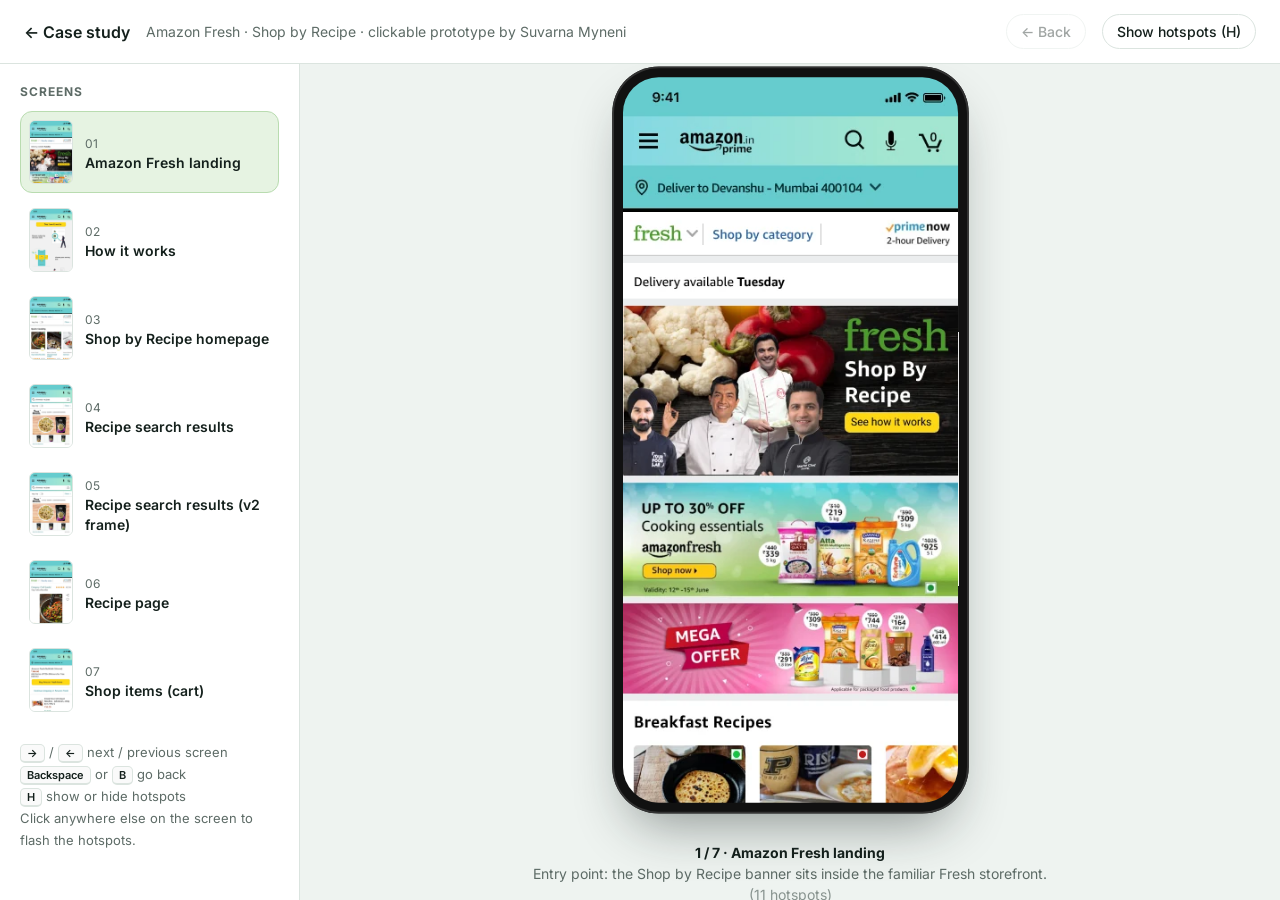
<file: walkthrough.html>
<!doctype html>
<html lang="en">
<head>
<meta charset="utf-8">
<meta name="viewport" content="width=device-width,initial-scale=1">
<title>Shop by Recipe prototype · Amazon Fresh · Suvarna Myneni</title>
<meta name="description" content="Clickable prototype of Shop by Recipe for Amazon Fresh, designed by Suvarna Myneni and used to review the flow before launch.">
<link rel="icon" href="favicon.ico" type="image/x-icon">
<link rel="preconnect" href="https://fonts.googleapis.com"><link rel="preconnect" href="https://fonts.gstatic.com" crossorigin>
<link href="https://fonts.googleapis.com/css2?family=Inter:wght@400;500;600;700&display=swap" rel="stylesheet">
<style>
:root{--ink:#14201c;--muted:#5d6b66;--bg:#eef3f0;--card:#fff;--line:#dbe4df;--fresh:#3c8a2e;--accent:#ff9900;--hot:rgba(0,138,255,.22);--hotb:#0a84ff}
*{box-sizing:border-box}html,body{margin:0;height:100%}
body{font-family:Inter,system-ui,sans-serif;color:var(--ink);background:var(--bg);display:flex;flex-direction:column}
header{display:flex;align-items:center;gap:16px;padding:14px 24px;background:#fff;border-bottom:1px solid var(--line)}
header a{color:var(--ink);text-decoration:none;font-weight:600}
header .crumb{color:var(--muted);font-size:14px}
header .sp{flex:1}
.btn{border:1px solid var(--line);background:#fff;border-radius:999px;padding:8px 14px;font:500 14px Inter,sans-serif;cursor:pointer;color:var(--ink);display:inline-flex;gap:6px;align-items:center}
.btn:hover{border-color:var(--fresh)}.btn[disabled]{opacity:.4;cursor:default}
.btn.on{background:var(--ink);color:#fff;border-color:var(--ink)}
main{flex:1;display:grid;grid-template-columns:300px 1fr;min-height:0}
aside{background:#fff;border-right:1px solid var(--line);overflow:auto;padding:20px}
aside h2{font-size:12px;letter-spacing:.08em;text-transform:uppercase;color:var(--muted);margin:0 0 12px}
.list{list-style:none;margin:0;padding:0;display:grid;gap:6px}
.list button{width:100%;text-align:left;display:flex;gap:12px;align-items:center;border:1px solid transparent;background:none;border-radius:12px;padding:8px;cursor:pointer;font:inherit;color:inherit}
.list button:hover{background:var(--bg)}
.list button.active{background:#e6f3e2;border-color:#b9dcb0}
.list img{width:44px;height:64px;object-fit:cover;object-position:top;border-radius:6px;border:1px solid var(--line);flex:none}
.list .n{font-size:12px;color:var(--muted)}.list .t{font-weight:600;font-size:14px}
.keys{margin-top:20px;font-size:13px;color:var(--muted);line-height:1.7}
kbd{font:600 11px Inter,sans-serif;border:1px solid var(--line);border-bottom-width:2px;border-radius:5px;padding:1px 6px;background:#fafafa;color:var(--ink)}
.stage{display:flex;flex-direction:column;align-items:center;justify-content:center;gap:14px;padding:20px;min-height:0;overflow:auto}
.phone{position:relative;width:399px;height:836px;border-radius:52px;background:#111;padding:12px;box-shadow:0 30px 60px -20px rgba(20,32,28,.45),inset 0 0 0 2px #333;transform-origin:center center;flex:none}
.screen{position:relative;width:375px;height:812px;border-radius:40px;overflow-y:auto;overflow-x:hidden;background:#fff;scrollbar-width:none}
.screen::-webkit-scrollbar{display:none}
.canvas{position:relative;width:375px}
.canvas img{display:block;width:375px;height:auto;user-select:none;-webkit-user-drag:none}
.hs{position:absolute;display:block;border-radius:6px;cursor:pointer;transition:background .15s,box-shadow .15s;outline:none}
.show .hs,.flash .hs{background:var(--hot);box-shadow:inset 0 0 0 2px var(--hotb)}
.hs:focus-visible{box-shadow:inset 0 0 0 3px var(--hotb)}
.caption{max-width:520px;text-align:center;color:var(--muted);font-size:14px;line-height:1.5;min-height:42px}
.caption b{color:var(--ink)}
.toast{position:absolute;left:50%;bottom:40px;transform:translate(-50%,20px);background:rgba(20,32,28,.92);color:#fff;font-size:13px;padding:10px 14px;border-radius:12px;width:300px;text-align:center;opacity:0;transition:.25s;pointer-events:none;z-index:5}
.toast.in{opacity:1;transform:translate(-50%,0)}
.ctrl{display:flex;gap:8px;flex-wrap:wrap;justify-content:center}
@media (max-width:860px){main{grid-template-columns:1fr}aside{border-right:0;border-bottom:1px solid var(--line);max-height:none}.list{grid-auto-flow:column;grid-auto-columns:200px;overflow-x:auto}.keys{display:none}}
</style>
</head>
<body>
<header>
  <a href="./">← Case study</a><span class="crumb">Amazon Fresh · Shop by Recipe · clickable prototype by Suvarna Myneni</span>
  <span class="sp"></span>
  <button class="btn" id="back" disabled aria-label="Back">← Back</button>
  <button class="btn" id="toggle" aria-pressed="false">Show hotspots (H)</button>
</header>
<main>
  <aside>
    <h2>Screens</h2>
    <ul class="list" id="list"></ul>
    <div class="keys">
      <div><kbd>→</kbd> / <kbd>←</kbd> next / previous screen</div>
      <div><kbd>Backspace</kbd> or <kbd>B</kbd> go back</div>
      <div><kbd>H</kbd> show or hide hotspots</div>
      <div>Click anywhere else on the screen to flash the hotspots.</div>
    </div>
  </aside>
  <section class="stage" id="stage">
    <div class="phone" id="phone">
      <div class="screen" id="screen"><div class="canvas" id="canvas"></div></div>
      <div class="toast" id="toast"></div>
    </div>
    <p class="caption" id="caption"></p>
  </section>
</main>
<script src="screens.js"></script>
<script>
(function(){
const S=window.SCREENS, byId=Object.fromEntries(S.map(s=>[s.id,s]));
const $=id=>document.getElementById(id);
const list=$('list'),canvas=$('canvas'),screen=$('screen'),cap=$('caption'),back=$('back'),tog=$('toggle'),toast=$('toast'),phone=$('phone');
let cur=null,hist=[],show=false,flashT,toastT;
S.forEach((s,i)=>{const li=document.createElement('li');li.innerHTML=`<button data-id="${s.id}"><img src="img/${s.file.replace(".webp","-thumb.webp")}" alt="" loading="lazy"><span><span class="n">${String(i+1).padStart(2,'0')}</span><br><span class="t">${s.name}</span></span></button>`;li.firstChild.onclick=()=>go(s.id,true);list.appendChild(li)});
function render(id){
  const s=byId[id];cur=id;
  canvas.innerHTML=`<img src="img/${s.file}" width="375" height="${s.h}" alt="${s.name} screen">`;
  canvas.style.height=s.h+'px';
  s.hotspots.forEach(h=>{const a=document.createElement('a');a.className='hs';a.href='#'+(h.to[0]=='@'?id:h.to);a.title=h.label;a.setAttribute('aria-label',h.label);
    Object.assign(a.style,{left:h.x+'px',top:h.y+'px',width:h.w+'px',height:h.h+'px'});
    a.onclick=e=>{e.preventDefault();e.stopPropagation();if(h.to=='@toast'){say('Checkout is outside the scope of this prototype.');return}go(h.to,true)};canvas.appendChild(a)});
  screen.scrollTop=0;
  const i=S.indexOf(s);
  cap.innerHTML=`<b>${i+1} / ${S.length} · ${s.name}</b><br>${s.note} <span style="opacity:.7">(${s.hotspots.length} hotspots)</span>`;
  document.querySelectorAll('.list button').forEach(b=>b.classList.toggle('active',b.dataset.id==id));
  back.disabled=!hist.length;
  document.title=s.name+' · Shop by Recipe prototype';
}
function go(id,push){if(!byId[id])return;if(push&&cur&&cur!==id)hist.push(cur);history.replaceState(null,'','#'+id);render(id)}
function goBack(){if(!hist.length)return;const p=hist.pop();history.replaceState(null,'','#'+p);render(p)}
function step(d){const i=S.findIndex(s=>s.id==cur);const j=(i+d+S.length)%S.length;go(S[j].id,true)}
function setShow(v){show=v;screen.classList.toggle('show',v);tog.classList.toggle('on',v);tog.setAttribute('aria-pressed',v);tog.textContent=(v?'Hide':'Show')+' hotspots (H)'}
function say(t){toast.textContent=t;toast.classList.add('in');clearTimeout(toastT);toastT=setTimeout(()=>toast.classList.remove('in'),2200)}
canvas.addEventListener('click',()=>{if(show)return;screen.classList.add('flash');clearTimeout(flashT);flashT=setTimeout(()=>screen.classList.remove('flash'),600)});
back.onclick=goBack;tog.onclick=()=>setShow(!show);
document.addEventListener('keydown',e=>{if(e.metaKey||e.ctrlKey||e.altKey)return;const k=e.key;
  if(k=='ArrowRight'){e.preventDefault();step(1)}else if(k=='ArrowLeft'){e.preventDefault();step(-1)}
  else if(k=='h'||k=='H')setShow(!show);else if(k=='Backspace'||k=='b'||k=='B'||k=='Escape'){e.preventDefault();goBack()}
  else if(k=='ArrowDown'){screen.scrollBy({top:120});e.preventDefault()}else if(k=='ArrowUp'){screen.scrollBy({top:-120});e.preventDefault()}});
function fit(){const st=$('stage');const avail=st.clientHeight-90, aw=st.clientWidth-40;const sc=Math.min(1,avail/836,aw/399);phone.style.transform=`scale(${sc})`;phone.style.margin=`${-(836*(1-sc))/2}px ${-(399*(1-sc))/2}px`}
addEventListener('resize',fit);fit();
const start=location.hash.slice(1);go(byId[start]?start:'landing',false);
})();
</script>
</body>
</html>
</file>
<file: case-study.css>
/* Shared case study stylesheet — identical in every case study repo. Do not edit per project. */
@import url('https://fonts.googleapis.com/css2?family=Inter:wght@400;500;600;700&family=Inter+Tight:wght@600;700;800&display=swap');
:root{
  --bg:#F7F7F4; --surface:#FFFFFF; --ink:#14161A; --muted:#5B6270; --line:#E4E6EB;
  --accent:#3B4FE0; --accent-soft:#EEF0FD; --dark:#101218; --dark-ink:#F3F4F7;
  --radius:16px; --max:1120px;
  --font:'Inter',system-ui,-apple-system,Segoe UI,Roboto,sans-serif;
  --font-head:'Inter Tight','Inter',system-ui,sans-serif;
}
*{box-sizing:border-box;margin:0;padding:0}
html{scroll-behavior:smooth;scroll-padding-top:80px}
body{background:var(--bg);color:var(--ink);font:16px/1.65 var(--font);-webkit-font-smoothing:antialiased}
img{max-width:100%;display:block;border-radius:12px}
a{color:var(--accent);text-decoration:none} a:hover{text-decoration:underline}
.wrap{max-width:var(--max);margin:0 auto;padding:0 24px}
/* nav */
.cs-nav{position:sticky;top:0;z-index:50;background:rgba(247,247,244,.92);backdrop-filter:blur(10px);border-bottom:1px solid var(--line)}
.cs-nav .wrap{display:flex;align-items:center;gap:24px;height:64px}
.cs-nav .back{font-weight:600;color:var(--ink);white-space:nowrap}
.cs-nav .links{display:flex;gap:18px;overflow-x:auto;scrollbar-width:none;font-size:14px}
.cs-nav .links::-webkit-scrollbar{display:none}
.cs-nav .links a{color:var(--muted);white-space:nowrap} .cs-nav .links a:hover{color:var(--ink);text-decoration:none}
/* hero */
.cs-hero{padding:88px 0 56px}
.eyebrow{font-size:13px;font-weight:600;letter-spacing:.08em;text-transform:uppercase;color:var(--accent)}
.cs-hero h1{font:800 clamp(36px,5.5vw,64px)/1.05 var(--font-head);letter-spacing:-.02em;margin:14px 0 18px;max-width:900px}
.cs-hero .lede{font-size:20px;color:var(--muted);max-width:760px}
.meta{display:grid;grid-template-columns:repeat(auto-fit,minmax(170px,1fr));gap:1px;background:var(--line);border:1px solid var(--line);border-radius:var(--radius);overflow:hidden;margin-top:40px}
.meta div{background:var(--surface);padding:18px 20px}
.meta dt{font-size:12px;font-weight:600;text-transform:uppercase;letter-spacing:.06em;color:var(--muted)}
.meta dd{font-weight:500;margin-top:4px}
.cs-cover{margin-top:40px;border:1px solid var(--line);border-radius:var(--radius);overflow:hidden;background:var(--surface)}
.cs-cover img{border-radius:0;width:100%}
/* sections */
.cs-section{padding:72px 0;border-top:1px solid var(--line)}
.cs-section .head{display:grid;grid-template-columns:120px 1fr;gap:24px;margin-bottom:32px}
.cs-section .num{font:700 14px var(--font-head);color:var(--accent);padding-top:10px}
.cs-section h2{font:700 clamp(28px,3.4vw,40px)/1.15 var(--font-head);letter-spacing:-.015em}
.cs-section .head p{color:var(--muted);font-size:18px;margin-top:10px;max-width:720px}
.body{margin-left:144px} .body > * + *{margin-top:20px}
.body p,.body li{max-width:760px} .body ul{padding-left:20px} .body li+li{margin-top:6px}
h3{font:700 20px/1.3 var(--font-head);margin-bottom:8px}
.grid{display:grid;gap:16px} .g2{grid-template-columns:repeat(2,1fr)} .g3{grid-template-columns:repeat(3,1fr)} .g4{grid-template-columns:repeat(4,1fr)}
.card{background:var(--surface);border:1px solid var(--line);border-radius:var(--radius);padding:24px}
.card p{color:var(--muted);font-size:15px}
.card .tag{display:inline-block;font-size:12px;font-weight:600;color:var(--accent);background:var(--accent-soft);padding:4px 10px;border-radius:999px;margin-bottom:12px}
.callout{background:var(--accent-soft);border-left:4px solid var(--accent);border-radius:12px;padding:20px 24px;font-size:18px;font-weight:500}
.process{display:grid;grid-template-columns:repeat(5,1fr);gap:12px;counter-reset:s}
.process .step{background:var(--surface);border:1px solid var(--line);border-radius:var(--radius);padding:20px}
.process .step b{display:block;font-family:var(--font-head);margin-bottom:6px}
.process .step span{font-size:14px;color:var(--muted)}
table{width:100%;border-collapse:collapse;background:var(--surface);border:1px solid var(--line);border-radius:var(--radius);overflow:hidden;font-size:15px}
th,td{text-align:left;padding:14px 16px;border-bottom:1px solid var(--line);vertical-align:top}
th{background:#FAFAFB;font-weight:600;font-size:13px;text-transform:uppercase;letter-spacing:.04em;color:var(--muted)}
tr:last-child td{border-bottom:0}
.persona{display:grid;grid-template-columns:96px 1fr;gap:20px}
.persona .avatar{width:96px;height:96px;border-radius:50%;background:var(--accent-soft);display:grid;place-items:center;font:700 28px var(--font-head);color:var(--accent)}
.figure{background:var(--surface);border:1px solid var(--line);border-radius:var(--radius);padding:12px}
.figure figcaption{font-size:14px;color:var(--muted);padding:10px 6px 2px}
.swatches{display:flex;flex-wrap:wrap;gap:12px}
.swatch{width:120px;border:1px solid var(--line);border-radius:12px;overflow:hidden;background:var(--surface);font-size:13px}
.swatch i{display:block;height:64px} .swatch span{display:block;padding:8px 10px}
.metric{background:var(--surface);border:1px solid var(--line);border-radius:var(--radius);padding:24px}
.metric .v{font:800 40px/1 var(--font-head);color:var(--accent)}
.metric .l{margin-top:10px;font-weight:600}
.metric .n{margin-top:6px;font-size:13px;color:var(--muted)}
.dark{background:var(--dark);color:var(--dark-ink);border-top:0}
.dark .head p,.dark .card p{color:#A9AFBC} .dark .card,.dark .metric{background:#181B23;border-color:#2A2E39}
/* footer / next project */
.cs-next{padding:64px 0 88px;border-top:1px solid var(--line)}
.cs-next .wrap{display:flex;justify-content:space-between;gap:24px;flex-wrap:wrap}
.cs-next a{display:block;font:700 24px var(--font-head);color:var(--ink)} .cs-next small{display:block;color:var(--muted);font-weight:500;font-size:13px;text-transform:uppercase;letter-spacing:.06em}
.cs-foot{padding:24px 0;border-top:1px solid var(--line);color:var(--muted);font-size:14px}
@media (max-width:900px){
  .cs-section .head{grid-template-columns:1fr;gap:4px}.body{margin-left:0}
  .g3,.g4,.process{grid-template-columns:1fr 1fr}.g2{grid-template-columns:1fr}
}
@media (max-width:560px){.g3,.g4,.process{grid-template-columns:1fr}.persona{grid-template-columns:1fr}}
</file>
